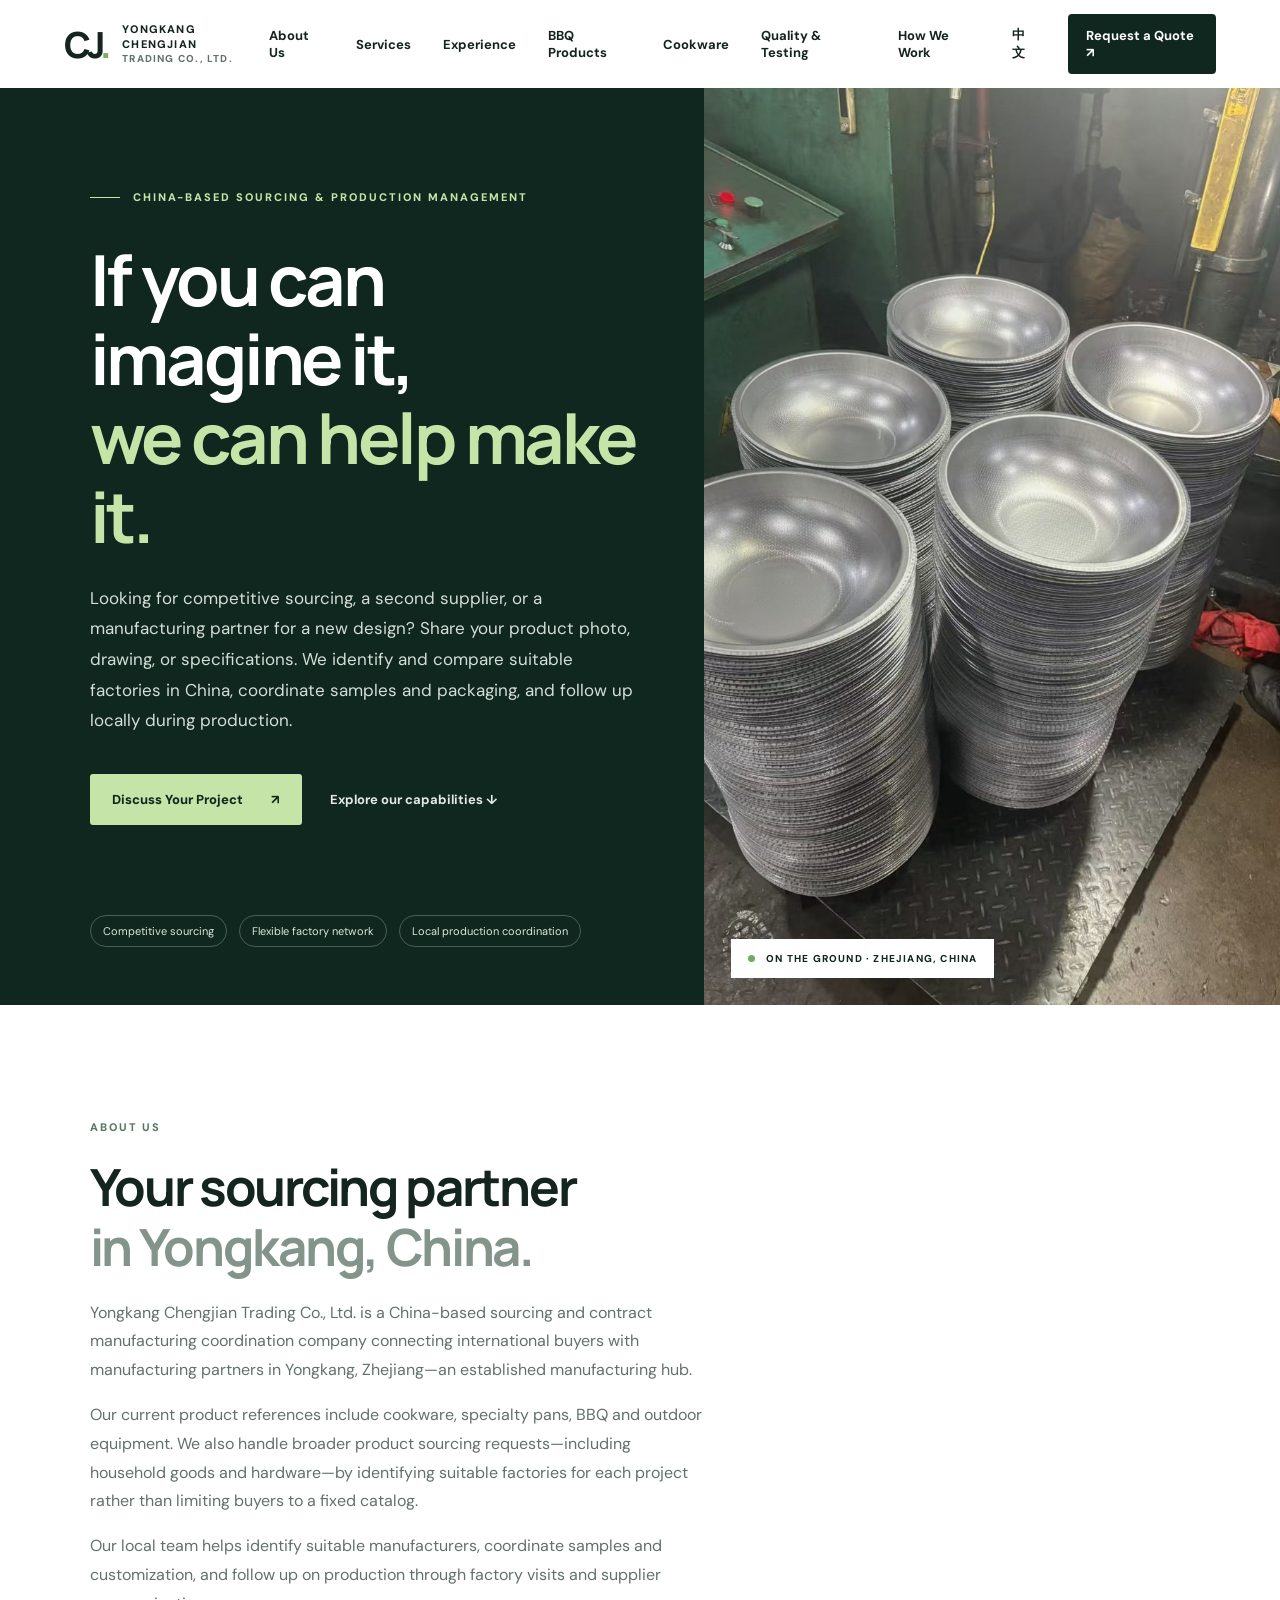
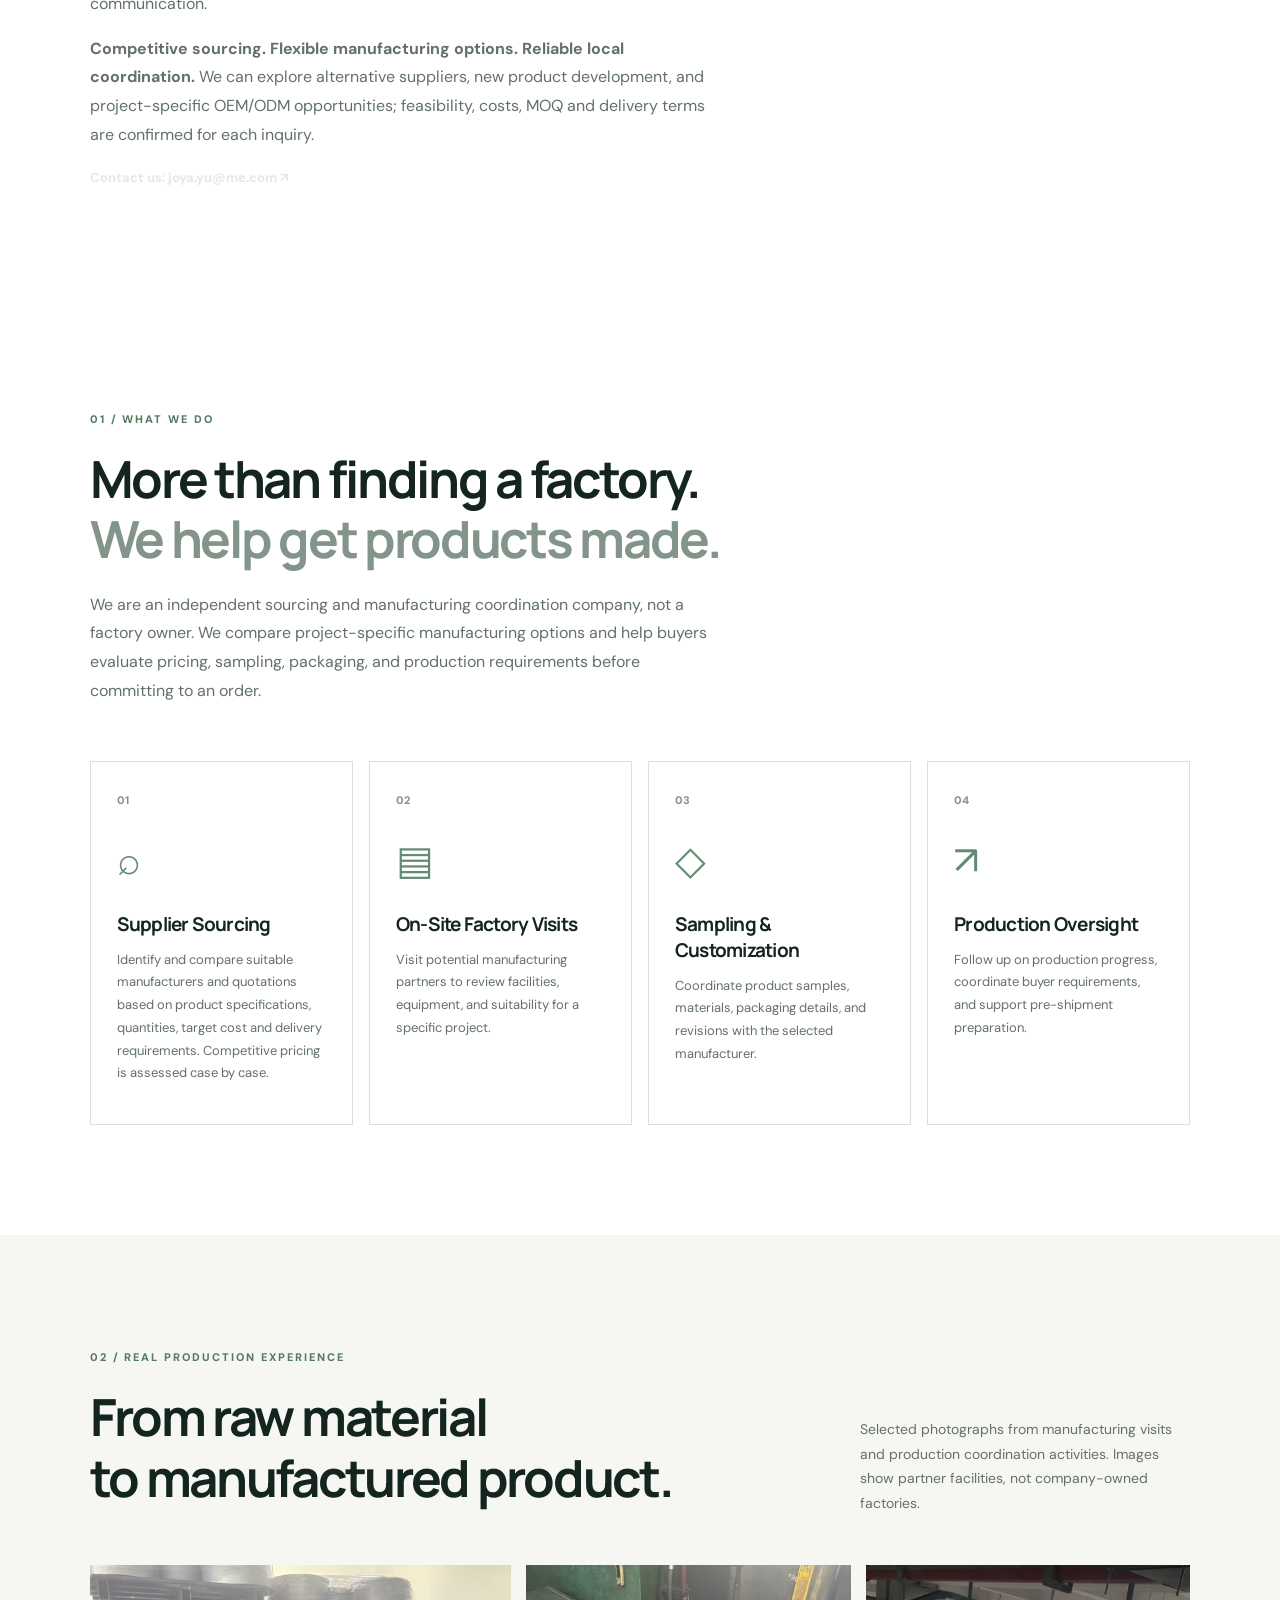
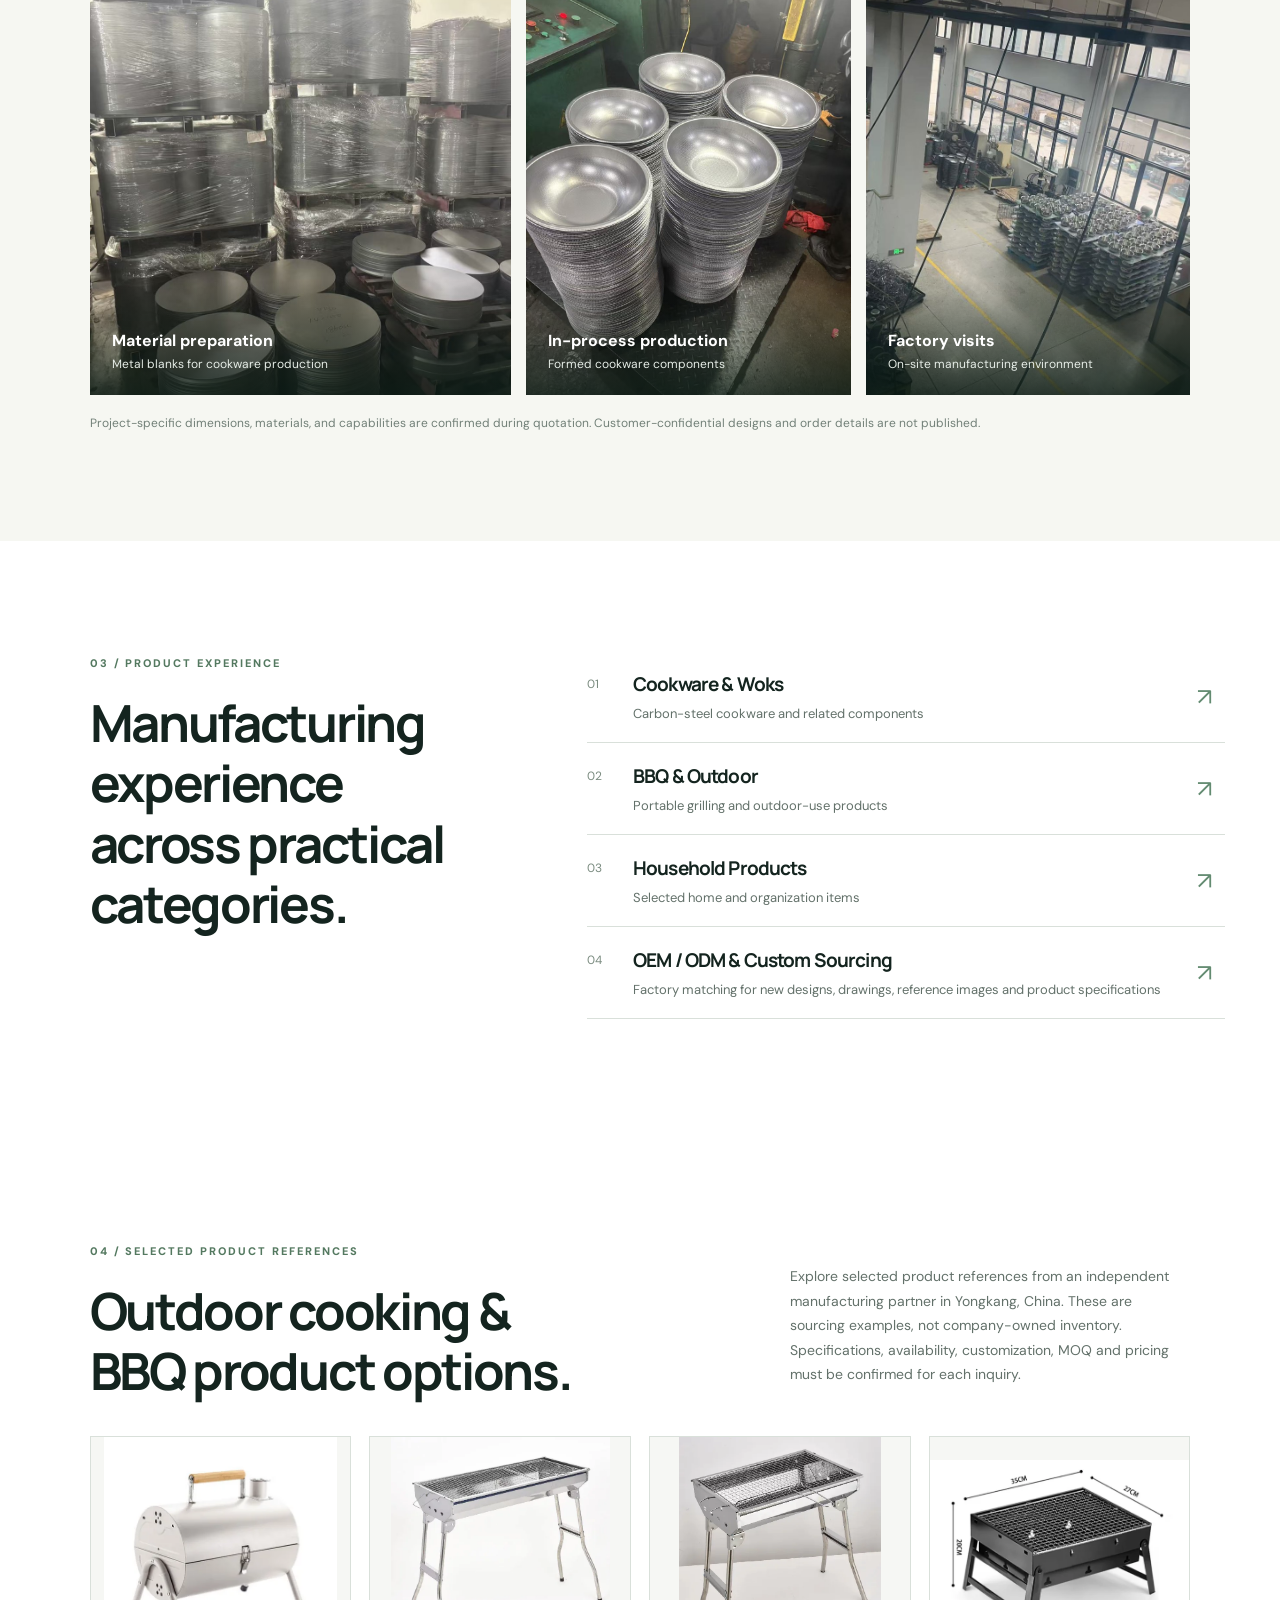
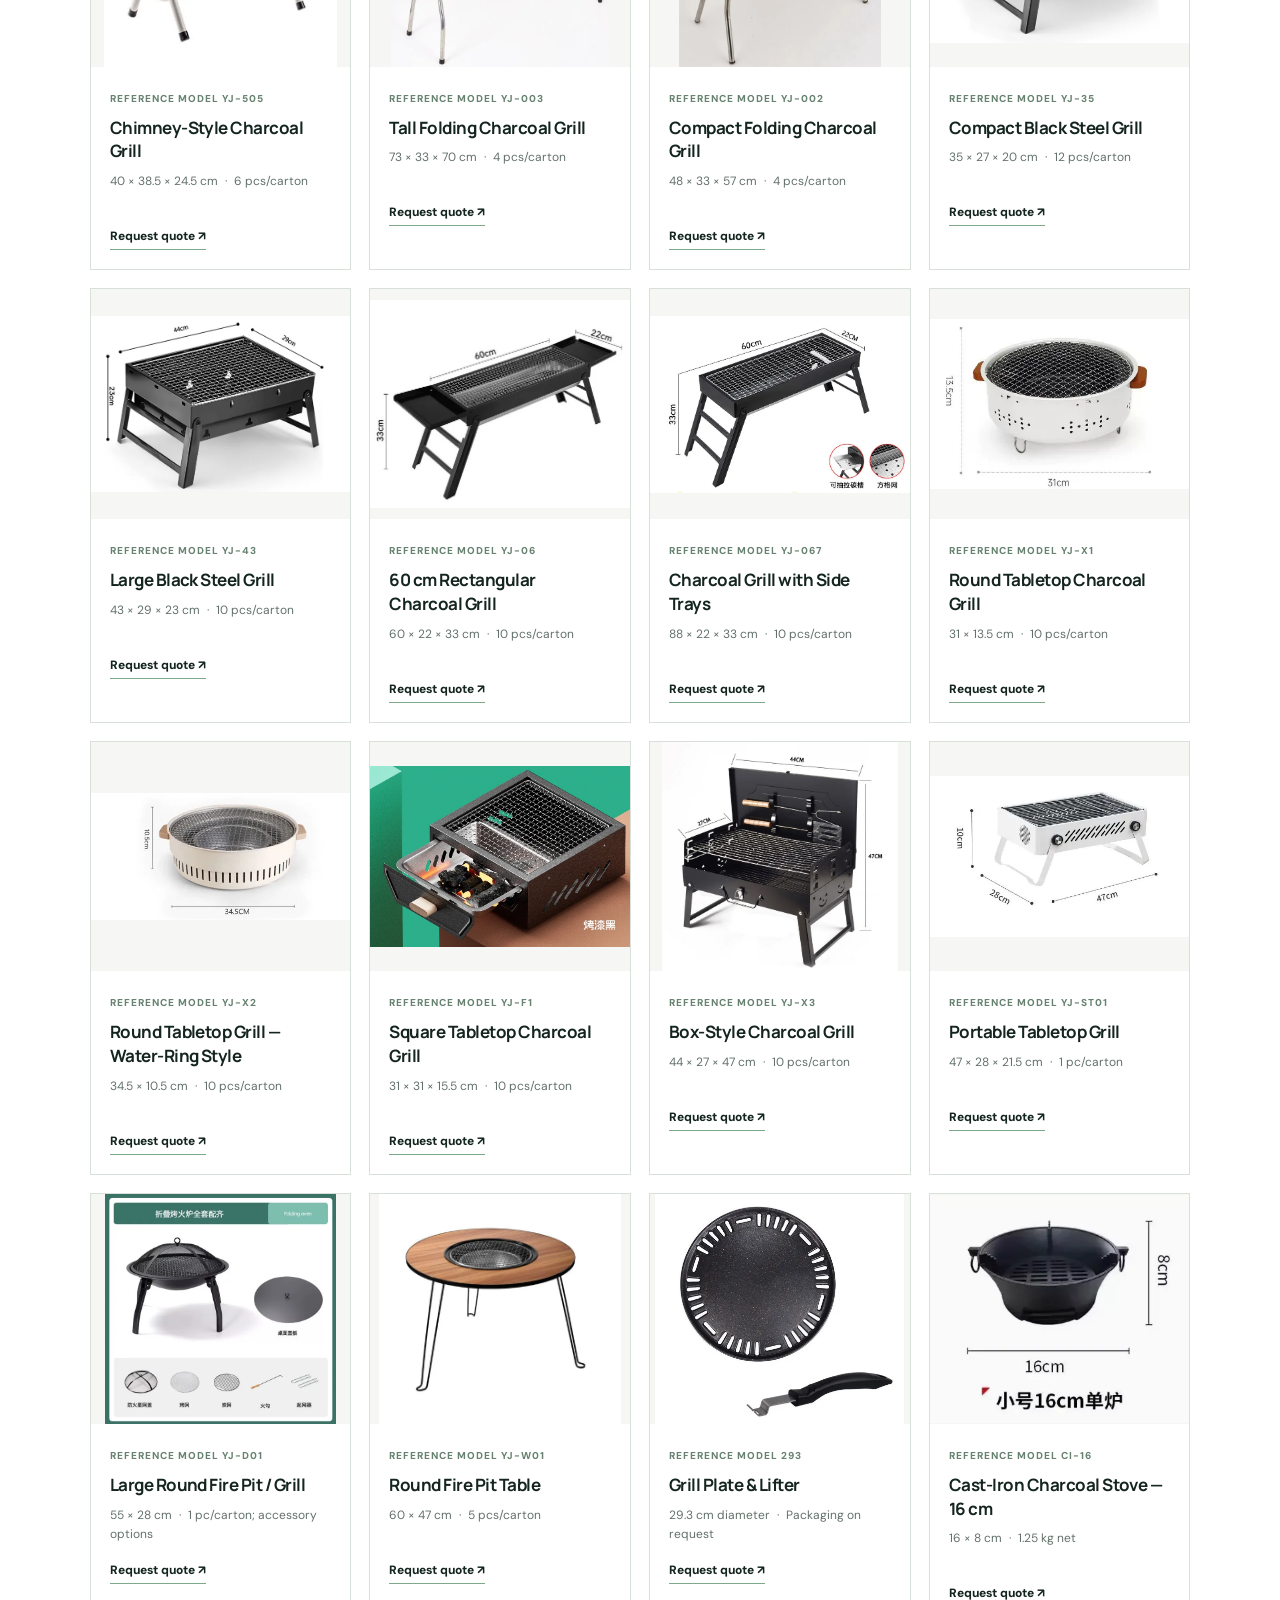
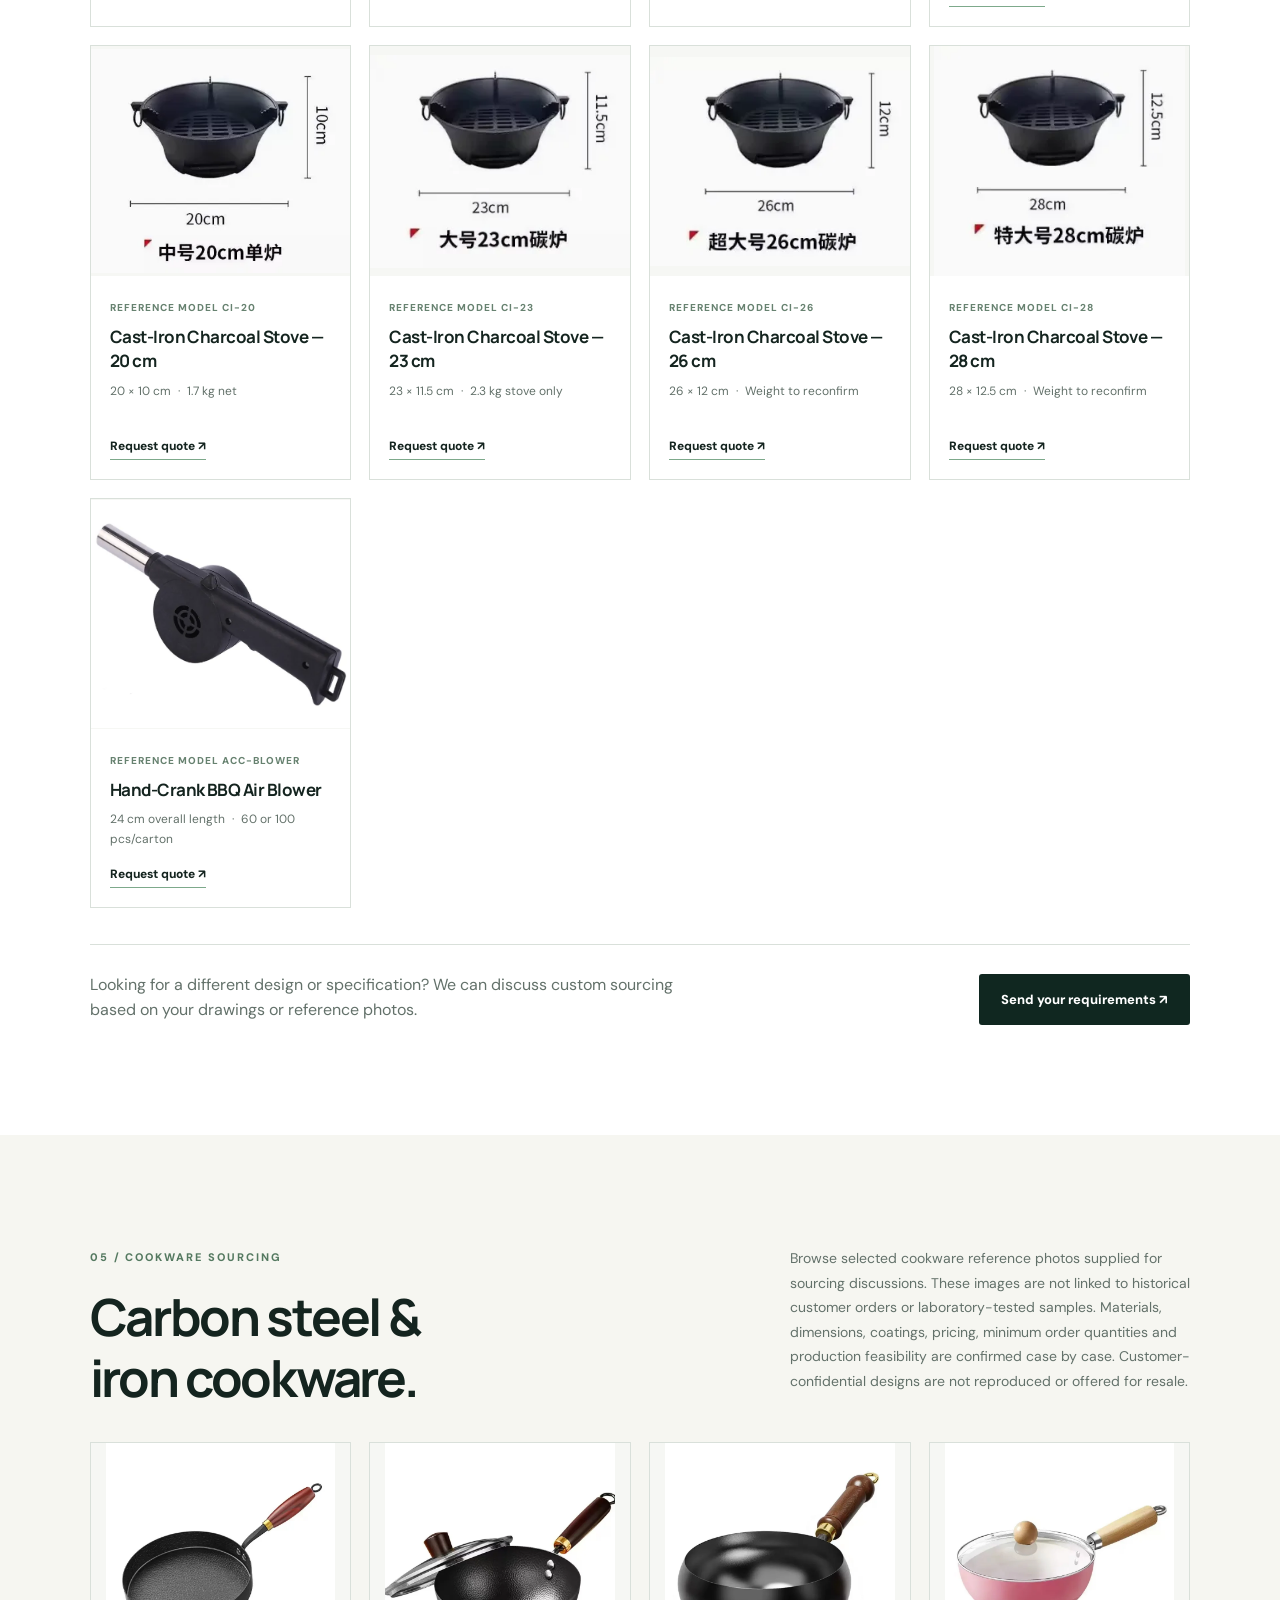
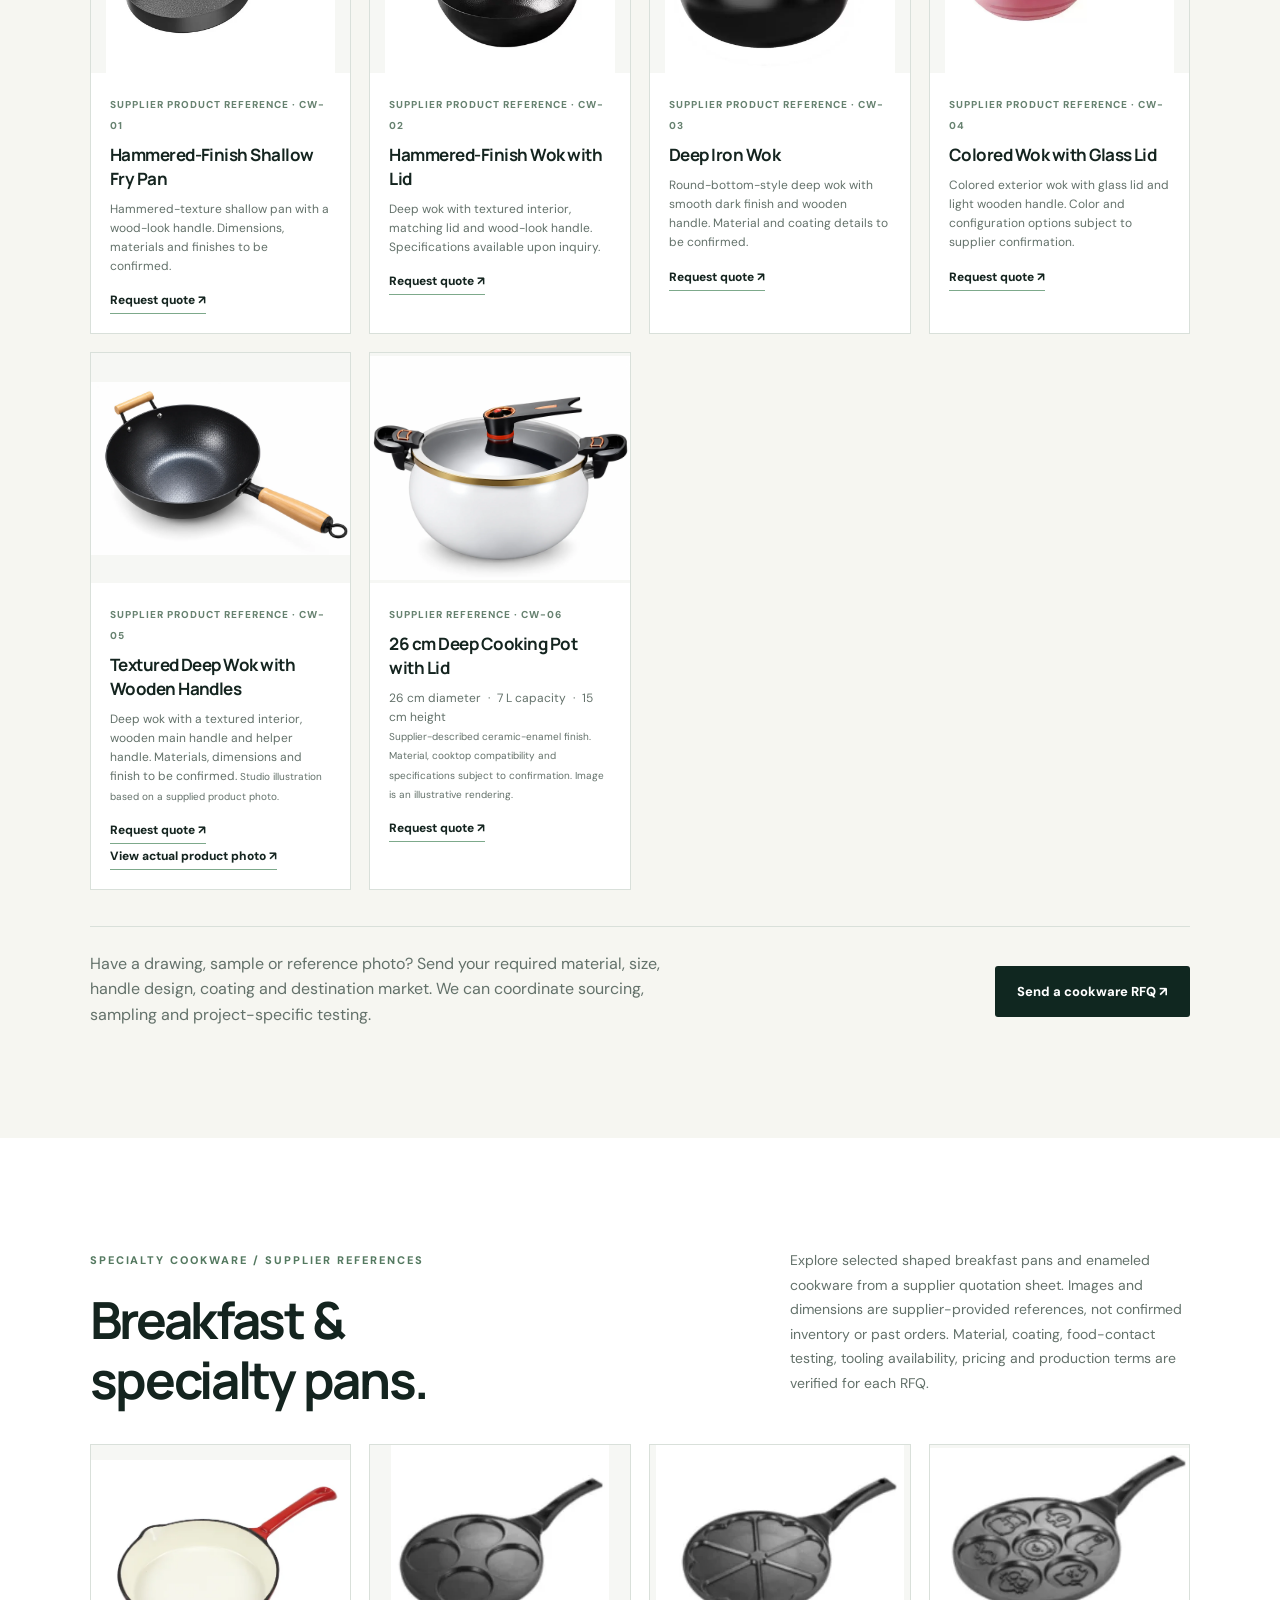
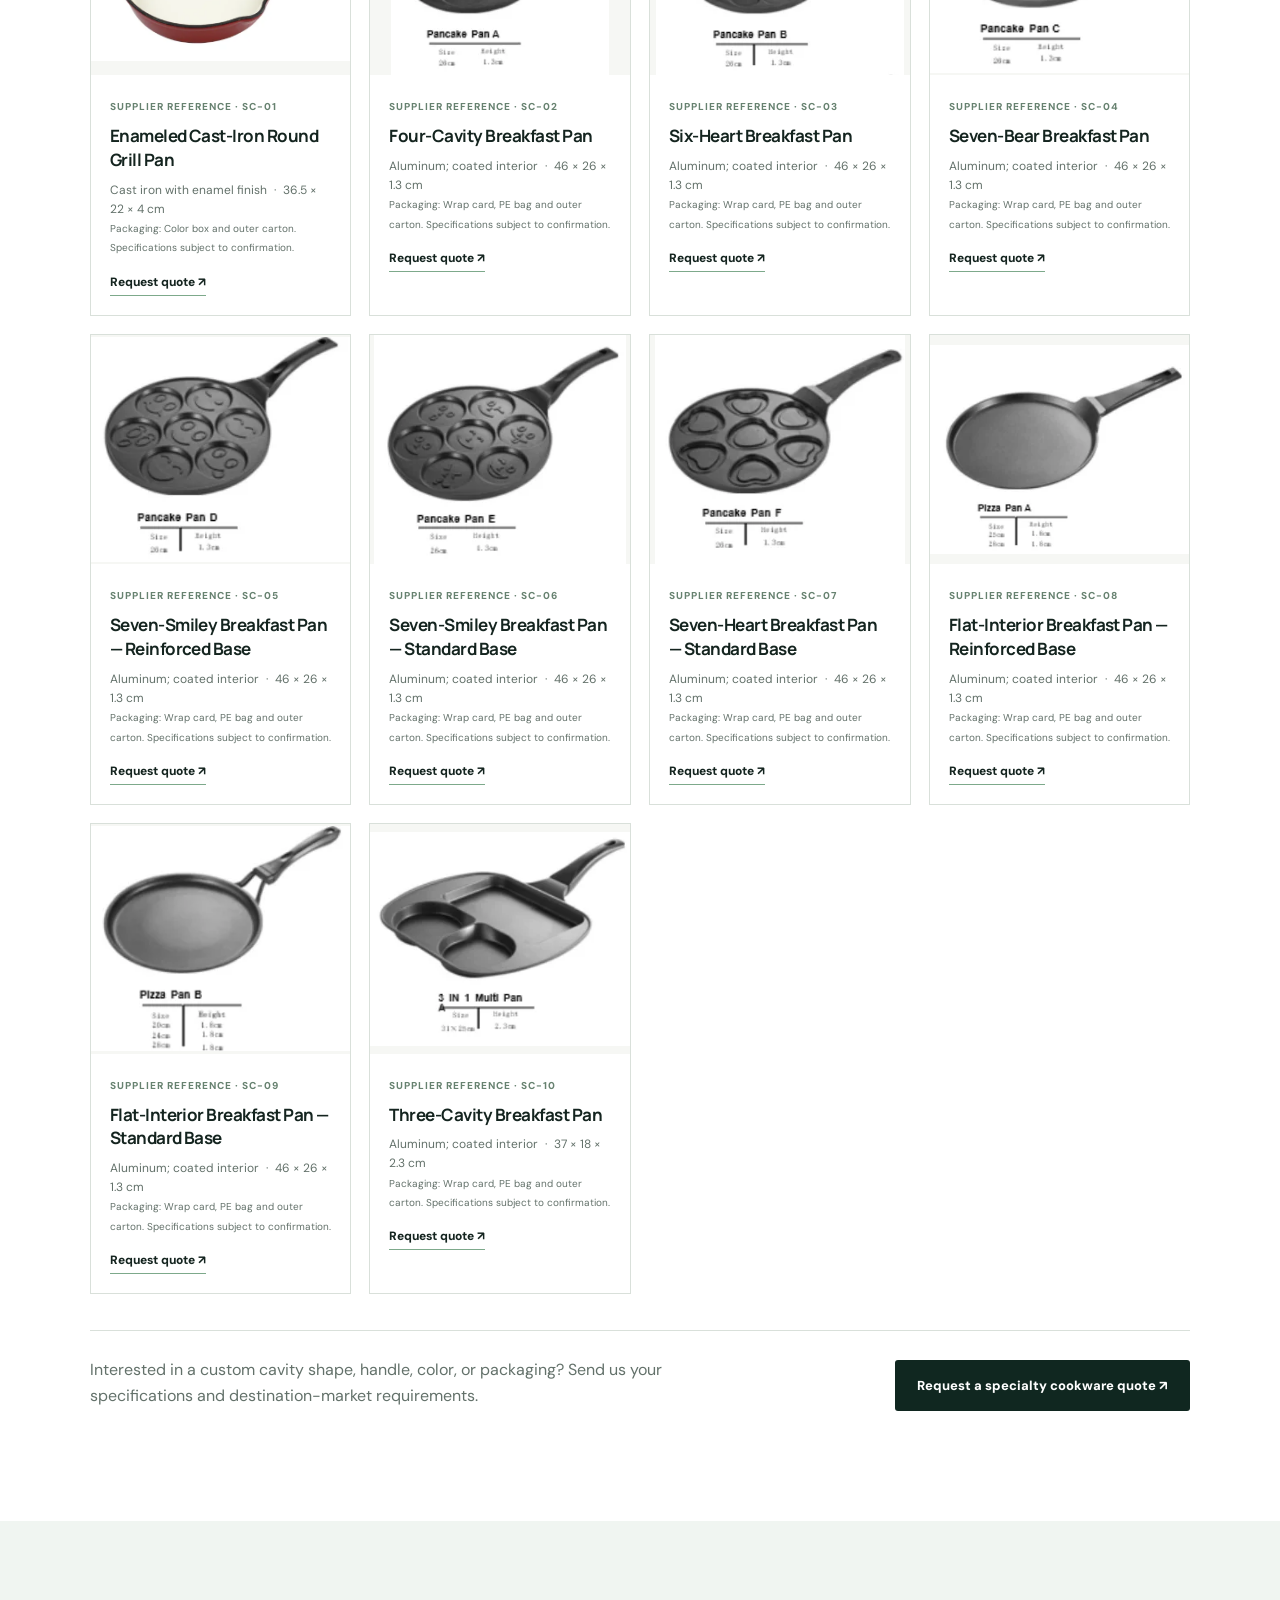
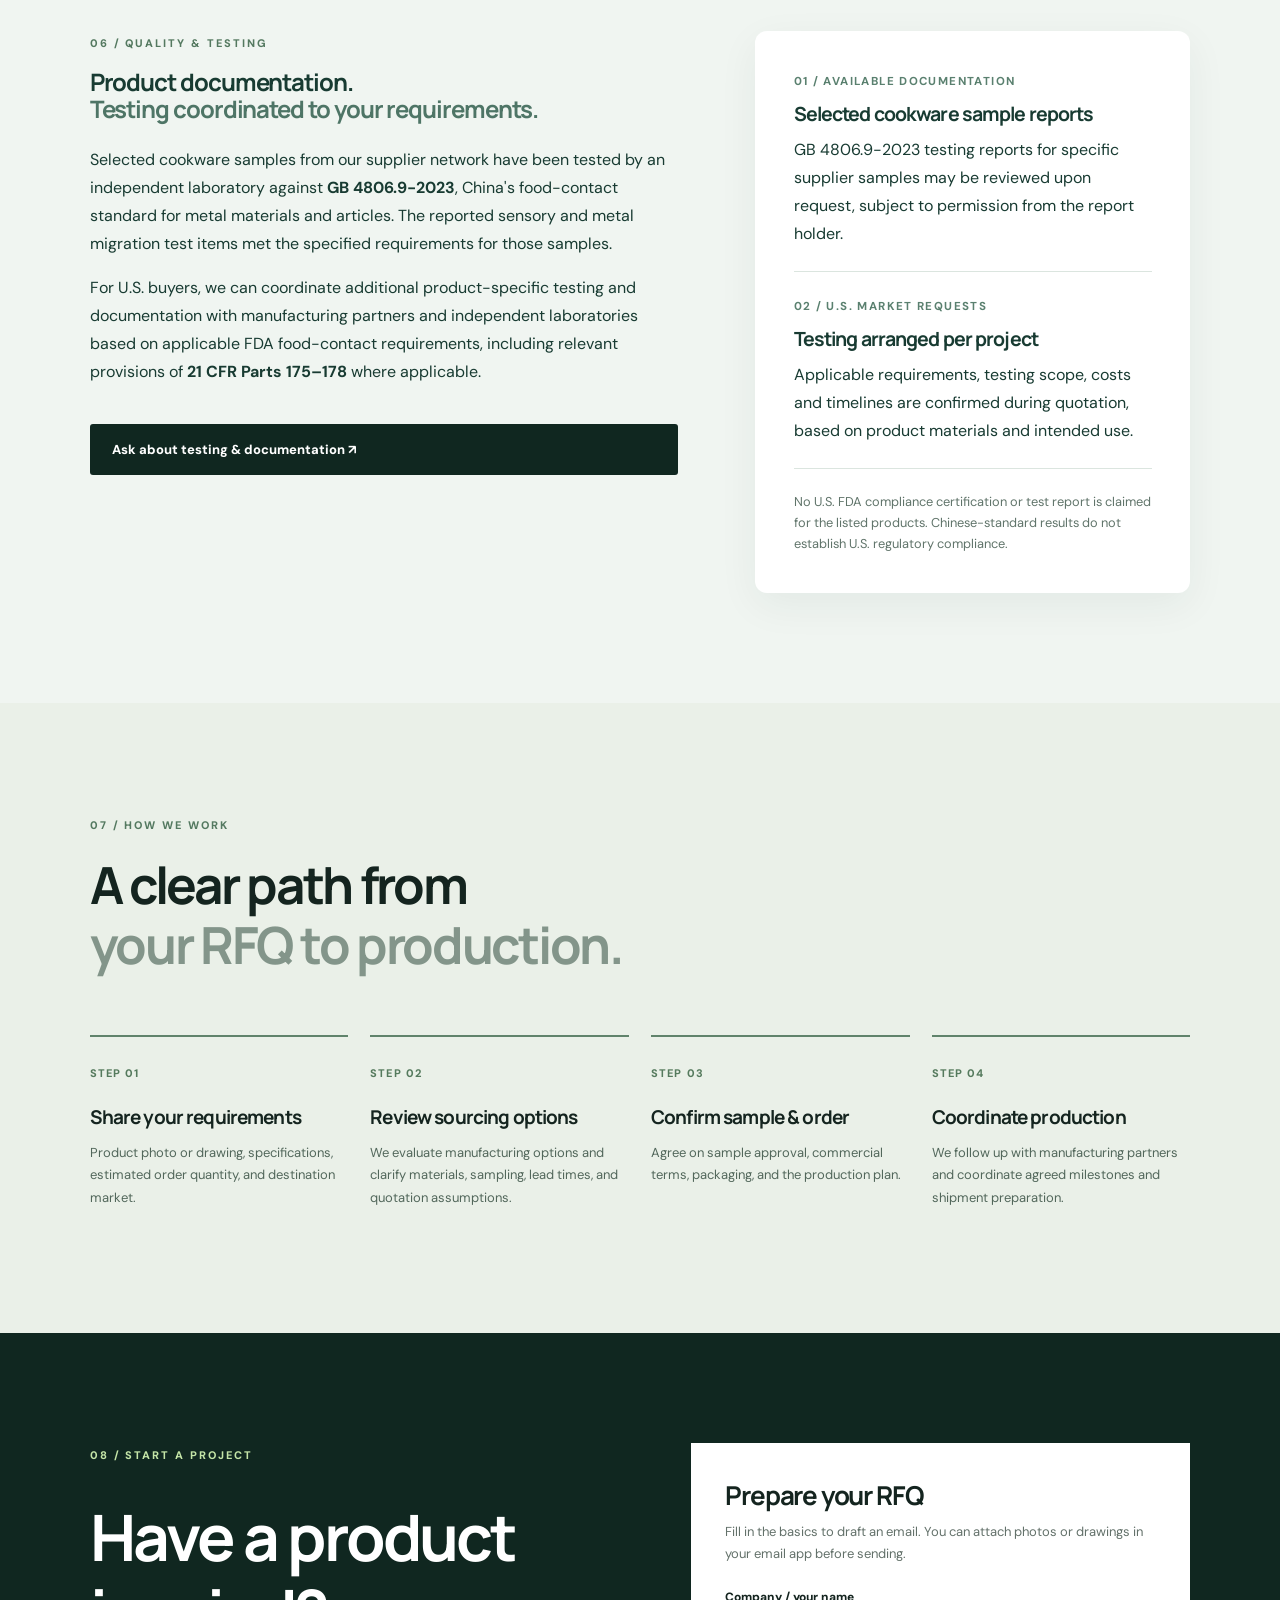
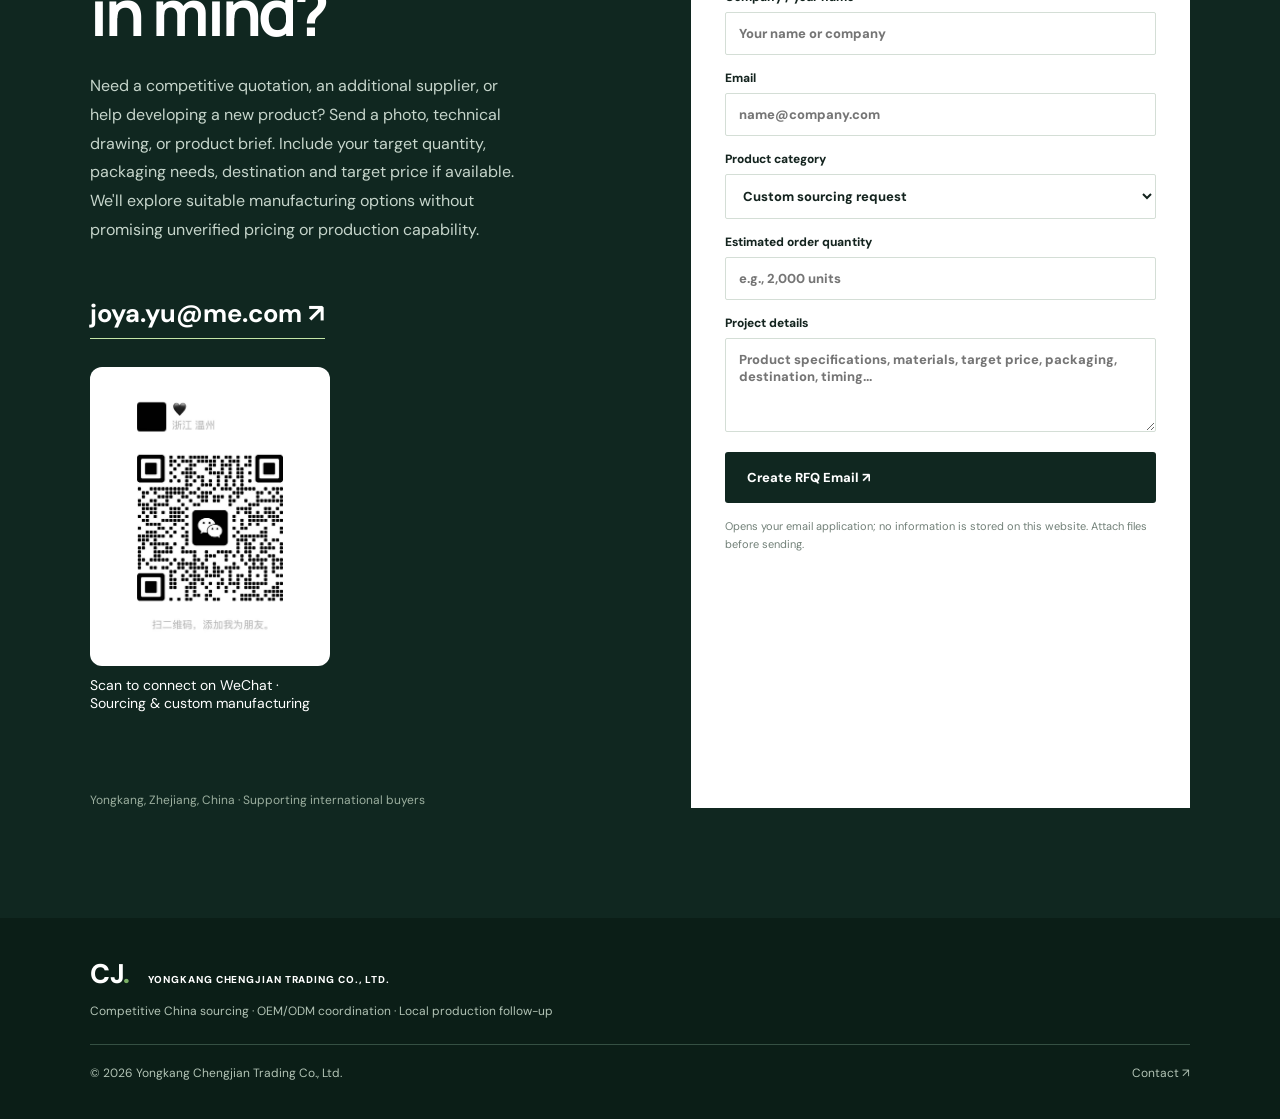
<file: index.html>
<!doctype html><html lang="en"><head><meta charset="utf-8"><meta name="viewport" content="width=device-width,initial-scale=1"><meta name="description" content="Yongkang Chengjian Trading — China-based product sourcing, contract manufacturing coordination, and on-site production oversight for international buyers."><title>Yongkang Chengjian Trading | Sourcing & Manufacturing Coordination</title><link rel="stylesheet" href="styles.css"></head><body>
<header class="header"><a class="brand" href="#home"><span class="brand-mark">CJ<span class="dot">.</span></span><span class="brand-caption">YONGKANG CHENGJIAN<br><small>TRADING CO., LTD.</small></span></a><nav aria-label="Main navigation"><a href="#about">About Us</a><a href="#services">Services</a><a href="#experience">Experience</a><a href="#products">BBQ Products</a><a href="#cookware">Cookware</a><a href="#quality">Quality & Testing</a><a href="#process">How We Work</a><a href="zh.html" lang="zh-CN">中文</a><a href="#contact" class="nav-cta">Request a Quote ↗</a></nav><button class="menu" aria-label="Toggle menu" aria-expanded="false">☰</button></header>
<main id="home"><section class="hero"><div class="hero-content"><div class="eyebrow"><span class="line"></span> CHINA-BASED SOURCING & PRODUCTION MANAGEMENT</div><h1>If you can imagine it,<br><em>we can help make it.</em></h1><p>Looking for competitive sourcing, a second supplier, or a manufacturing partner for a new design? Share your product photo, drawing, or specifications. We identify and compare suitable factories in China, coordinate samples and packaging, and follow up locally during production.</p><div class="actions"><a class="btn btn-light" href="#contact">Discuss Your Project <span>↗</span></a><a class="text-link" href="#services">Explore our capabilities ↓</a></div><div class="hero-meta"><span>Competitive sourcing</span><span>Flexible factory network</span><span>Local production coordination</span></div></div><div class="hero-photo" role="img" aria-label="Actual metal cookware manufacturing site"><div class="photo-caption"><span class="live-dot"></span> ON THE GROUND · ZHEJIANG, CHINA</div></div></section>
<section class="section" id="about"><div class="section-head"><span class="kicker">ABOUT US</span><h2>Your sourcing partner<br><span>in Yongkang, China.</span></h2><p>Yongkang Chengjian Trading Co., Ltd. is a China-based sourcing and contract manufacturing coordination company connecting international buyers with manufacturing partners in Yongkang, Zhejiang—an established manufacturing hub.</p><p>Our current product references include cookware, specialty pans, BBQ and outdoor equipment. We also handle broader product sourcing requests—including household goods and hardware—by identifying suitable factories for each project rather than limiting buyers to a fixed catalog.</p><p>Our local team helps identify suitable manufacturers, coordinate samples and customization, and follow up on production through factory visits and supplier communication.</p><p><strong>Competitive sourcing. Flexible manufacturing options. Reliable local coordination.</strong> We can explore alternative suppliers, new product development, and project-specific OEM/ODM opportunities; feasibility, costs, MOQ and delivery terms are confirmed for each inquiry.</p><a class="text-link" href="mailto:joya.yu@me.com">Contact us: joya.yu@me.com ↗</a></div></section>
<section class="intro section" id="services"><div class="section-head"><span class="kicker">01 / WHAT WE DO</span><h2>More than finding a factory.<br><span>We help get products made.</span></h2><p>We are an independent sourcing and manufacturing coordination company, not a factory owner. We compare project-specific manufacturing options and help buyers evaluate pricing, sampling, packaging, and production requirements before committing to an order.</p></div><div class="service-grid"><article class="service"><span class="service-num">01</span><div class="service-icon">⌕</div><h3>Supplier Sourcing</h3><p>Identify and compare suitable manufacturers and quotations based on product specifications, quantities, target cost and delivery requirements. Competitive pricing is assessed case by case.</p></article><article class="service"><span class="service-num">02</span><div class="service-icon">▤</div><h3>On-Site Factory Visits</h3><p>Visit potential manufacturing partners to review facilities, equipment, and suitability for a specific project.</p></article><article class="service"><span class="service-num">03</span><div class="service-icon">◇</div><h3>Sampling & Customization</h3><p>Coordinate product samples, materials, packaging details, and revisions with the selected manufacturer.</p></article><article class="service"><span class="service-num">04</span><div class="service-icon">↗</div><h3>Production Oversight</h3><p>Follow up on production progress, coordinate buyer requirements, and support pre-shipment preparation.</p></article></div></section>
<section class="showcase section" id="experience"><div class="showcase-heading"><div><span class="kicker">02 / REAL PRODUCTION EXPERIENCE</span><h2>From raw material<br>to manufactured product.</h2></div><p>Selected photographs from manufacturing visits and production coordination activities. Images show partner facilities, not company-owned factories.</p></div><div class="photo-grid"><figure class="photo photo-a"><img src="assets/factory-3.jpg" alt="Stacks of circular metal blanks at a manufacturing site" loading="lazy"><figcaption><strong>Material preparation</strong><span>Metal blanks for cookware production</span></figcaption></figure><figure class="photo photo-b"><img src="assets/factory-4.jpg" alt="Formed cookware bodies arranged in batches" loading="lazy"><figcaption><strong>In-process production</strong><span>Formed cookware components</span></figcaption></figure><figure class="photo photo-c"><img src="assets/factory-1.jpg" alt="Partner manufacturing facility and equipment" loading="lazy"><figcaption><strong>Factory visits</strong><span>On-site manufacturing environment</span></figcaption></figure></div><p class="showcase-note">Project-specific dimensions, materials, and capabilities are confirmed during quotation. Customer-confidential designs and order details are not published.</p></section>
<section class="categories section"><div><span class="kicker">03 / PRODUCT EXPERIENCE</span><h2>Manufacturing experience<br>across practical categories.</h2></div><div class="category-list"><div><span class="category-index">01</span><h3>Cookware & Woks</h3><p>Carbon-steel cookware and related components</p><span class="arrow">↗</span></div><div><span class="category-index">02</span><h3>BBQ & Outdoor</h3><p>Portable grilling and outdoor-use products</p><span class="arrow">↗</span></div><div><span class="category-index">03</span><h3>Household Products</h3><p>Selected home and organization items</p><span class="arrow">↗</span></div><div><span class="category-index">04</span><h3>OEM / ODM &amp; Custom Sourcing</h3><p>Factory matching for new designs, drawings, reference images and product specifications</p><span class="arrow">↗</span></div></div></section>
<section class="product-section section" id="products"><div class="product-top"><div><span class="kicker">04 / SELECTED PRODUCT REFERENCES</span><h2>Outdoor cooking &amp;<br>BBQ product options.</h2></div><p>Explore selected product references from an independent manufacturing partner in Yongkang, China. These are sourcing examples, not company-owned inventory. Specifications, availability, customization, MOQ and pricing must be confirmed for each inquiry.</p></div><div class="product-grid"><article class="product-card"><div class="product-image"><img src="assets/product-yj-505.webp" alt="Chimney-Style Charcoal Grill — supplier reference image" loading="lazy"></div><div class="product-info"><span class="product-code">REFERENCE MODEL YJ-505</span><h3>Chimney-Style Charcoal Grill</h3><p>40 × 38.5 × 24.5 cm <span class="spec-sep">·</span> 6 pcs/carton</p><a href="mailto:joya.yu@me.com?subject=RFQ%20%E2%80%94%20YJ-505" aria-label="Request quote for Chimney-Style Charcoal Grill">Request quote ↗</a></div></article><article class="product-card"><div class="product-image"><img src="assets/product-yj-003.webp" alt="Tall Folding Charcoal Grill — supplier reference image" loading="lazy"></div><div class="product-info"><span class="product-code">REFERENCE MODEL YJ-003</span><h3>Tall Folding Charcoal Grill</h3><p>73 × 33 × 70 cm <span class="spec-sep">·</span> 4 pcs/carton</p><a href="mailto:joya.yu@me.com?subject=RFQ%20%E2%80%94%20YJ-003" aria-label="Request quote for Tall Folding Charcoal Grill">Request quote ↗</a></div></article><article class="product-card"><div class="product-image"><img src="assets/product-yj-002.webp" alt="Compact Folding Charcoal Grill — supplier reference image" loading="lazy"></div><div class="product-info"><span class="product-code">REFERENCE MODEL YJ-002</span><h3>Compact Folding Charcoal Grill</h3><p>48 × 33 × 57 cm <span class="spec-sep">·</span> 4 pcs/carton</p><a href="mailto:joya.yu@me.com?subject=RFQ%20%E2%80%94%20YJ-002" aria-label="Request quote for Compact Folding Charcoal Grill">Request quote ↗</a></div></article><article class="product-card"><div class="product-image"><img src="assets/product-yj-35.webp" alt="Compact Black Steel Grill — supplier reference image" loading="lazy"></div><div class="product-info"><span class="product-code">REFERENCE MODEL YJ-35</span><h3>Compact Black Steel Grill</h3><p>35 × 27 × 20 cm <span class="spec-sep">·</span> 12 pcs/carton</p><a href="mailto:joya.yu@me.com?subject=RFQ%20%E2%80%94%20YJ-35" aria-label="Request quote for Compact Black Steel Grill">Request quote ↗</a></div></article><article class="product-card"><div class="product-image"><img src="assets/product-yj-43.webp" alt="Large Black Steel Grill — supplier reference image" loading="lazy"></div><div class="product-info"><span class="product-code">REFERENCE MODEL YJ-43</span><h3>Large Black Steel Grill</h3><p>43 × 29 × 23 cm <span class="spec-sep">·</span> 10 pcs/carton</p><a href="mailto:joya.yu@me.com?subject=RFQ%20%E2%80%94%20YJ-43" aria-label="Request quote for Large Black Steel Grill">Request quote ↗</a></div></article><article class="product-card"><div class="product-image"><img src="assets/product-yj-06.webp" alt="60 cm Rectangular Charcoal Grill — supplier reference image" loading="lazy"></div><div class="product-info"><span class="product-code">REFERENCE MODEL YJ-06</span><h3>60 cm Rectangular Charcoal Grill</h3><p>60 × 22 × 33 cm <span class="spec-sep">·</span> 10 pcs/carton</p><a href="mailto:joya.yu@me.com?subject=RFQ%20%E2%80%94%20YJ-06" aria-label="Request quote for 60 cm Rectangular Charcoal Grill">Request quote ↗</a></div></article><article class="product-card"><div class="product-image"><img src="assets/product-yj-067.webp" alt="Charcoal Grill with Side Trays — supplier reference image" loading="lazy"></div><div class="product-info"><span class="product-code">REFERENCE MODEL YJ-067</span><h3>Charcoal Grill with Side Trays</h3><p>88 × 22 × 33 cm <span class="spec-sep">·</span> 10 pcs/carton</p><a href="mailto:joya.yu@me.com?subject=RFQ%20%E2%80%94%20YJ-067" aria-label="Request quote for Charcoal Grill with Side Trays">Request quote ↗</a></div></article><article class="product-card"><div class="product-image"><img src="assets/product-yj-x1.webp" alt="Round Tabletop Charcoal Grill — supplier reference image" loading="lazy"></div><div class="product-info"><span class="product-code">REFERENCE MODEL YJ-X1</span><h3>Round Tabletop Charcoal Grill</h3><p>31 × 13.5 cm <span class="spec-sep">·</span> 10 pcs/carton</p><a href="mailto:joya.yu@me.com?subject=RFQ%20%E2%80%94%20YJ-X1" aria-label="Request quote for Round Tabletop Charcoal Grill">Request quote ↗</a></div></article><article class="product-card"><div class="product-image"><img src="assets/product-yj-x2.webp" alt="Round Tabletop Grill — Water-Ring Style — supplier reference image" loading="lazy"></div><div class="product-info"><span class="product-code">REFERENCE MODEL YJ-X2</span><h3>Round Tabletop Grill — Water-Ring Style</h3><p>34.5 × 10.5 cm <span class="spec-sep">·</span> 10 pcs/carton</p><a href="mailto:joya.yu@me.com?subject=RFQ%20%E2%80%94%20YJ-X2" aria-label="Request quote for Round Tabletop Grill — Water-Ring Style">Request quote ↗</a></div></article><article class="product-card"><div class="product-image"><img src="assets/product-yj-f1.webp" alt="Square Tabletop Charcoal Grill — supplier reference image" loading="lazy"></div><div class="product-info"><span class="product-code">REFERENCE MODEL YJ-F1</span><h3>Square Tabletop Charcoal Grill</h3><p>31 × 31 × 15.5 cm <span class="spec-sep">·</span> 10 pcs/carton</p><a href="mailto:joya.yu@me.com?subject=RFQ%20%E2%80%94%20YJ-F1" aria-label="Request quote for Square Tabletop Charcoal Grill">Request quote ↗</a></div></article><article class="product-card"><div class="product-image"><img src="assets/product-yj-x3.webp" alt="Box-Style Charcoal Grill — supplier reference image" loading="lazy"></div><div class="product-info"><span class="product-code">REFERENCE MODEL YJ-X3</span><h3>Box-Style Charcoal Grill</h3><p>44 × 27 × 47 cm <span class="spec-sep">·</span> 10 pcs/carton</p><a href="mailto:joya.yu@me.com?subject=RFQ%20%E2%80%94%20YJ-X3" aria-label="Request quote for Box-Style Charcoal Grill">Request quote ↗</a></div></article><article class="product-card"><div class="product-image"><img src="assets/product-yj-st01.webp" alt="Portable Tabletop Grill — supplier reference image" loading="lazy"></div><div class="product-info"><span class="product-code">REFERENCE MODEL YJ-ST01</span><h3>Portable Tabletop Grill</h3><p>47 × 28 × 21.5 cm <span class="spec-sep">·</span> 1 pc/carton</p><a href="mailto:joya.yu@me.com?subject=RFQ%20%E2%80%94%20YJ-ST01" aria-label="Request quote for Portable Tabletop Grill">Request quote ↗</a></div></article><article class="product-card"><div class="product-image"><img src="assets/product-yj-d01.webp" alt="Large Round Fire Pit / Grill — supplier reference image" loading="lazy"></div><div class="product-info"><span class="product-code">REFERENCE MODEL YJ-D01</span><h3>Large Round Fire Pit / Grill</h3><p>55 × 28 cm <span class="spec-sep">·</span> 1 pc/carton; accessory options</p><a href="mailto:joya.yu@me.com?subject=RFQ%20%E2%80%94%20YJ-D01" aria-label="Request quote for Large Round Fire Pit / Grill">Request quote ↗</a></div></article><article class="product-card"><div class="product-image"><img src="assets/product-yj-w01.webp" alt="Round Fire Pit Table — supplier reference image" loading="lazy"></div><div class="product-info"><span class="product-code">REFERENCE MODEL YJ-W01</span><h3>Round Fire Pit Table</h3><p>60 × 47 cm <span class="spec-sep">·</span> 5 pcs/carton</p><a href="mailto:joya.yu@me.com?subject=RFQ%20%E2%80%94%20YJ-W01" aria-label="Request quote for Round Fire Pit Table">Request quote ↗</a></div></article><article class="product-card"><div class="product-image"><img src="assets/product-293.webp" alt="Grill Plate &amp; Lifter — supplier reference image" loading="lazy"></div><div class="product-info"><span class="product-code">REFERENCE MODEL 293</span><h3>Grill Plate &amp; Lifter</h3><p>29.3 cm diameter <span class="spec-sep">·</span> Packaging on request</p><a href="mailto:joya.yu@me.com?subject=RFQ%20%E2%80%94%20293" aria-label="Request quote for Grill Plate &amp; Lifter">Request quote ↗</a></div></article><article class="product-card"><div class="product-image"><img src="assets/product-ci-16.webp" alt="Cast-Iron Charcoal Stove — 16 cm — supplier reference image" loading="lazy"></div><div class="product-info"><span class="product-code">REFERENCE MODEL CI-16</span><h3>Cast-Iron Charcoal Stove — 16 cm</h3><p>16 × 8 cm <span class="spec-sep">·</span> 1.25 kg net</p><a href="mailto:joya.yu@me.com?subject=RFQ%20%E2%80%94%20CI-16" aria-label="Request quote for Cast-Iron Charcoal Stove — 16 cm">Request quote ↗</a></div></article><article class="product-card"><div class="product-image"><img src="assets/product-ci-20.webp" alt="Cast-Iron Charcoal Stove — 20 cm — supplier reference image" loading="lazy"></div><div class="product-info"><span class="product-code">REFERENCE MODEL CI-20</span><h3>Cast-Iron Charcoal Stove — 20 cm</h3><p>20 × 10 cm <span class="spec-sep">·</span> 1.7 kg net</p><a href="mailto:joya.yu@me.com?subject=RFQ%20%E2%80%94%20CI-20" aria-label="Request quote for Cast-Iron Charcoal Stove — 20 cm">Request quote ↗</a></div></article><article class="product-card"><div class="product-image"><img src="assets/product-ci-23.webp" alt="Cast-Iron Charcoal Stove — 23 cm — supplier reference image" loading="lazy"></div><div class="product-info"><span class="product-code">REFERENCE MODEL CI-23</span><h3>Cast-Iron Charcoal Stove — 23 cm</h3><p>23 × 11.5 cm <span class="spec-sep">·</span> 2.3 kg stove only</p><a href="mailto:joya.yu@me.com?subject=RFQ%20%E2%80%94%20CI-23" aria-label="Request quote for Cast-Iron Charcoal Stove — 23 cm">Request quote ↗</a></div></article><article class="product-card"><div class="product-image"><img src="assets/product-ci-26.webp" alt="Cast-Iron Charcoal Stove — 26 cm — supplier reference image" loading="lazy"></div><div class="product-info"><span class="product-code">REFERENCE MODEL CI-26</span><h3>Cast-Iron Charcoal Stove — 26 cm</h3><p>26 × 12 cm <span class="spec-sep">·</span> Weight to reconfirm</p><a href="mailto:joya.yu@me.com?subject=RFQ%20%E2%80%94%20CI-26" aria-label="Request quote for Cast-Iron Charcoal Stove — 26 cm">Request quote ↗</a></div></article><article class="product-card"><div class="product-image"><img src="assets/product-ci-28.webp" alt="Cast-Iron Charcoal Stove — 28 cm — supplier reference image" loading="lazy"></div><div class="product-info"><span class="product-code">REFERENCE MODEL CI-28</span><h3>Cast-Iron Charcoal Stove — 28 cm</h3><p>28 × 12.5 cm <span class="spec-sep">·</span> Weight to reconfirm</p><a href="mailto:joya.yu@me.com?subject=RFQ%20%E2%80%94%20CI-28" aria-label="Request quote for Cast-Iron Charcoal Stove — 28 cm">Request quote ↗</a></div></article><article class="product-card"><div class="product-image"><img src="assets/product-acc-blower.webp" alt="Hand-Crank BBQ Air Blower — supplier reference image" loading="lazy"></div><div class="product-info"><span class="product-code">REFERENCE MODEL ACC-BLOWER</span><h3>Hand-Crank BBQ Air Blower</h3><p>24 cm overall length <span class="spec-sep">·</span> 60 or 100 pcs/carton</p><a href="mailto:joya.yu@me.com?subject=RFQ%20%E2%80%94%20ACC-BLOWER" aria-label="Request quote for Hand-Crank BBQ Air Blower">Request quote ↗</a></div></article></div><div class="product-bottom"><p>Looking for a different design or specification? We can discuss custom sourcing based on your drawings or reference photos.</p><a class="btn btn-dark" href="#contact">Send your requirements ↗</a></div></section><section class="product-section section cookware-section" id="cookware"><div class="product-top"><div><span class="kicker">05 / COOKWARE SOURCING</span><h2>Carbon steel &amp;<br>iron cookware.</h2></div><p>Browse selected cookware reference photos supplied for sourcing discussions. These images are not linked to historical customer orders or laboratory-tested samples. Materials, dimensions, coatings, pricing, minimum order quantities and production feasibility are confirmed case by case. Customer-confidential designs are not reproduced or offered for resale.</p></div><div class="product-grid"><article class="product-card cookware-card"><div class="product-image"><img src="assets/cookware-reference-1.webp" alt="Hammered-Finish Shallow Fry Pan — supplied product reference photo" loading="lazy"></div><div class="product-info"><span class="product-code">SUPPLIER PRODUCT REFERENCE · CW-01</span><h3>Hammered-Finish Shallow Fry Pan</h3><p>Hammered-texture shallow pan with a wood-look handle. Dimensions, materials and finishes to be confirmed.</p><a href="mailto:joya.yu@me.com?subject=Cookware%20RFQ%20%E2%80%94%20Hammered-Finish%20Shallow%20Fry%20Pan" aria-label="Request quote for Hammered-Finish Shallow Fry Pan">Request quote ↗</a></div></article><article class="product-card cookware-card"><div class="product-image"><img src="assets/cookware-reference-2.webp" alt="Hammered-Finish Wok with Lid — supplied product reference photo" loading="lazy"></div><div class="product-info"><span class="product-code">SUPPLIER PRODUCT REFERENCE · CW-02</span><h3>Hammered-Finish Wok with Lid</h3><p>Deep wok with textured interior, matching lid and wood-look handle. Specifications available upon inquiry.</p><a href="mailto:joya.yu@me.com?subject=Cookware%20RFQ%20%E2%80%94%20Hammered-Finish%20Wok%20with%20Lid" aria-label="Request quote for Hammered-Finish Wok with Lid">Request quote ↗</a></div></article><article class="product-card cookware-card"><div class="product-image"><img src="assets/cookware-reference-3.webp" alt="Deep Iron Wok — supplied product reference photo" loading="lazy"></div><div class="product-info"><span class="product-code">SUPPLIER PRODUCT REFERENCE · CW-03</span><h3>Deep Iron Wok</h3><p>Round-bottom-style deep wok with smooth dark finish and wooden handle. Material and coating details to be confirmed.</p><a href="mailto:joya.yu@me.com?subject=Cookware%20RFQ%20%E2%80%94%20Deep%20Iron%20Wok" aria-label="Request quote for Deep Iron Wok">Request quote ↗</a></div></article><article class="product-card cookware-card"><div class="product-image"><img src="assets/cookware-reference-4.webp" alt="Colored Wok with Glass Lid — supplied product reference photo" loading="lazy"></div><div class="product-info"><span class="product-code">SUPPLIER PRODUCT REFERENCE · CW-04</span><h3>Colored Wok with Glass Lid</h3><p>Colored exterior wok with glass lid and light wooden handle. Color and configuration options subject to supplier confirmation.</p><a href="mailto:joya.yu@me.com?subject=Cookware%20RFQ%20%E2%80%94%20Colored%20Wok%20with%20Glass%20Lid" aria-label="Request quote for Colored Wok with Glass Lid">Request quote ↗</a></div></article><article class="product-card cookware-card"><div class="product-image"><img src="assets/cookware-reference-5.webp" alt="Textured deep wok with wooden main handle and helper handle — illustrative studio rendering based on a supplied product photograph" loading="lazy"></div><div class="product-info"><span class="product-code">SUPPLIER PRODUCT REFERENCE · CW-05</span><h3>Textured Deep Wok with Wooden Handles</h3><p>Deep wok with a textured interior, wooden main handle and helper handle. Materials, dimensions and finish to be confirmed. <small>Studio illustration based on a supplied product photo.</small></p><a href="mailto:joya.yu@me.com?subject=Cookware%20RFQ%20%E2%80%94%20CW-05%20Textured%20Deep%20Wok" aria-label="Request quote for Textured Deep Wok with Wooden Handles">Request quote ↗</a><a href="assets/cookware-reference-5-original.webp" target="_blank" rel="noopener" aria-label="View original supplied photograph of textured deep wok">View actual product photo ↗</a></div></article><article class="product-card cookware-card"><div class="product-image"><img src="assets/cookware-ceramic-pot-26cm.webp" alt="Illustrative studio rendering of 26 cm deep cooking pot with lid" loading="lazy"></div><div class="product-info"><span class="product-code">SUPPLIER REFERENCE · CW-06</span><h3>26 cm Deep Cooking Pot with Lid</h3><p>26 cm diameter <span class="spec-sep">·</span> 7 L capacity <span class="spec-sep">·</span> 15 cm height<br><small>Supplier-described ceramic-enamel finish. Material, cooktop compatibility and specifications subject to confirmation. Image is an illustrative rendering.</small></p><a href="mailto:joya.yu@me.com?subject=RFQ%20%E2%80%94%20CW-06%2026cm%20Deep%20Cooking%20Pot">Request quote ↗</a></div></article></div><div class="product-bottom"><p>Have a drawing, sample or reference photo? Send your required material, size, handle design, coating and destination market. We can coordinate sourcing, sampling and project-specific testing.</p><a class="btn btn-dark" href="mailto:joya.yu@me.com?subject=Custom%20Cookware%20RFQ">Send a cookware RFQ ↗</a></div></section><section class="product-section section specialty-section" id="specialty"><div class="product-top"><div><span class="kicker">SPECIALTY COOKWARE / SUPPLIER REFERENCES</span><h2>Breakfast &amp;<br>specialty pans.</h2></div><p>Explore selected shaped breakfast pans and enameled cookware from a supplier quotation sheet. Images and dimensions are supplier-provided references, not confirmed inventory or past orders. Material, coating, food-contact testing, tooling availability, pricing and production terms are verified for each RFQ.</p></div><div class="product-grid"><article class="product-card cookware-card"><div class="product-image"><img src="assets/specialty-01.webp" alt="Supplier-provided reference image: Enameled Cast-Iron Round Grill Pan" loading="lazy"></div><div class="product-info"><span class="product-code">SUPPLIER REFERENCE · SC-01</span><h3>Enameled Cast-Iron Round Grill Pan</h3><p>Cast iron with enamel finish <span class="spec-sep">·</span> 36.5 × 22 × 4 cm<br><small>Packaging: Color box and outer carton. Specifications subject to confirmation.</small></p><a href="mailto:joya.yu@me.com?subject=RFQ%20%E2%80%94%20SC-01%20Enameled%20Cast-Iron%20Round%20Grill%20Pan">Request quote ↗</a></div></article><article class="product-card cookware-card"><div class="product-image"><img src="assets/specialty-02.webp" alt="Supplier-provided reference image: Four-Cavity Breakfast Pan" loading="lazy"></div><div class="product-info"><span class="product-code">SUPPLIER REFERENCE · SC-02</span><h3>Four-Cavity Breakfast Pan</h3><p>Aluminum; coated interior <span class="spec-sep">·</span> 46 × 26 × 1.3 cm<br><small>Packaging: Wrap card, PE bag and outer carton. Specifications subject to confirmation.</small></p><a href="mailto:joya.yu@me.com?subject=RFQ%20%E2%80%94%20SC-02%20Four-Cavity%20Breakfast%20Pan">Request quote ↗</a></div></article><article class="product-card cookware-card"><div class="product-image"><img src="assets/specialty-03.webp" alt="Supplier-provided reference image: Six-Heart Breakfast Pan" loading="lazy"></div><div class="product-info"><span class="product-code">SUPPLIER REFERENCE · SC-03</span><h3>Six-Heart Breakfast Pan</h3><p>Aluminum; coated interior <span class="spec-sep">·</span> 46 × 26 × 1.3 cm<br><small>Packaging: Wrap card, PE bag and outer carton. Specifications subject to confirmation.</small></p><a href="mailto:joya.yu@me.com?subject=RFQ%20%E2%80%94%20SC-03%20Six-Heart%20Breakfast%20Pan">Request quote ↗</a></div></article><article class="product-card cookware-card"><div class="product-image"><img src="assets/specialty-04.webp" alt="Supplier-provided reference image: Seven-Bear Breakfast Pan" loading="lazy"></div><div class="product-info"><span class="product-code">SUPPLIER REFERENCE · SC-04</span><h3>Seven-Bear Breakfast Pan</h3><p>Aluminum; coated interior <span class="spec-sep">·</span> 46 × 26 × 1.3 cm<br><small>Packaging: Wrap card, PE bag and outer carton. Specifications subject to confirmation.</small></p><a href="mailto:joya.yu@me.com?subject=RFQ%20%E2%80%94%20SC-04%20Seven-Bear%20Breakfast%20Pan">Request quote ↗</a></div></article><article class="product-card cookware-card"><div class="product-image"><img src="assets/specialty-05.webp" alt="Supplier-provided reference image: Seven-Smiley Breakfast Pan — Reinforced Base" loading="lazy"></div><div class="product-info"><span class="product-code">SUPPLIER REFERENCE · SC-05</span><h3>Seven-Smiley Breakfast Pan — Reinforced Base</h3><p>Aluminum; coated interior <span class="spec-sep">·</span> 46 × 26 × 1.3 cm<br><small>Packaging: Wrap card, PE bag and outer carton. Specifications subject to confirmation.</small></p><a href="mailto:joya.yu@me.com?subject=RFQ%20%E2%80%94%20SC-05%20Seven-Smiley%20Breakfast%20Pan%20%E2%80%94%20Reinforced%20Base">Request quote ↗</a></div></article><article class="product-card cookware-card"><div class="product-image"><img src="assets/specialty-06.webp" alt="Supplier-provided reference image: Seven-Smiley Breakfast Pan — Standard Base" loading="lazy"></div><div class="product-info"><span class="product-code">SUPPLIER REFERENCE · SC-06</span><h3>Seven-Smiley Breakfast Pan — Standard Base</h3><p>Aluminum; coated interior <span class="spec-sep">·</span> 46 × 26 × 1.3 cm<br><small>Packaging: Wrap card, PE bag and outer carton. Specifications subject to confirmation.</small></p><a href="mailto:joya.yu@me.com?subject=RFQ%20%E2%80%94%20SC-06%20Seven-Smiley%20Breakfast%20Pan%20%E2%80%94%20Standard%20Base">Request quote ↗</a></div></article><article class="product-card cookware-card"><div class="product-image"><img src="assets/specialty-07.webp" alt="Supplier-provided reference image: Seven-Heart Breakfast Pan — Standard Base" loading="lazy"></div><div class="product-info"><span class="product-code">SUPPLIER REFERENCE · SC-07</span><h3>Seven-Heart Breakfast Pan — Standard Base</h3><p>Aluminum; coated interior <span class="spec-sep">·</span> 46 × 26 × 1.3 cm<br><small>Packaging: Wrap card, PE bag and outer carton. Specifications subject to confirmation.</small></p><a href="mailto:joya.yu@me.com?subject=RFQ%20%E2%80%94%20SC-07%20Seven-Heart%20Breakfast%20Pan%20%E2%80%94%20Standard%20Base">Request quote ↗</a></div></article><article class="product-card cookware-card"><div class="product-image"><img src="assets/specialty-08.webp" alt="Supplier-provided reference image: Flat-Interior Breakfast Pan — Reinforced Base" loading="lazy"></div><div class="product-info"><span class="product-code">SUPPLIER REFERENCE · SC-08</span><h3>Flat-Interior Breakfast Pan — Reinforced Base</h3><p>Aluminum; coated interior <span class="spec-sep">·</span> 46 × 26 × 1.3 cm<br><small>Packaging: Wrap card, PE bag and outer carton. Specifications subject to confirmation.</small></p><a href="mailto:joya.yu@me.com?subject=RFQ%20%E2%80%94%20SC-08%20Flat-Interior%20Breakfast%20Pan%20%E2%80%94%20Reinforced%20Base">Request quote ↗</a></div></article><article class="product-card cookware-card"><div class="product-image"><img src="assets/specialty-09.webp" alt="Supplier-provided reference image: Flat-Interior Breakfast Pan — Standard Base" loading="lazy"></div><div class="product-info"><span class="product-code">SUPPLIER REFERENCE · SC-09</span><h3>Flat-Interior Breakfast Pan — Standard Base</h3><p>Aluminum; coated interior <span class="spec-sep">·</span> 46 × 26 × 1.3 cm<br><small>Packaging: Wrap card, PE bag and outer carton. Specifications subject to confirmation.</small></p><a href="mailto:joya.yu@me.com?subject=RFQ%20%E2%80%94%20SC-09%20Flat-Interior%20Breakfast%20Pan%20%E2%80%94%20Standard%20Base">Request quote ↗</a></div></article><article class="product-card cookware-card"><div class="product-image"><img src="assets/specialty-10.webp" alt="Supplier-provided reference image: Three-Cavity Breakfast Pan" loading="lazy"></div><div class="product-info"><span class="product-code">SUPPLIER REFERENCE · SC-10</span><h3>Three-Cavity Breakfast Pan</h3><p>Aluminum; coated interior <span class="spec-sep">·</span> 37 × 18 × 2.3 cm<br><small>Packaging: Wrap card, PE bag and outer carton. Specifications subject to confirmation.</small></p><a href="mailto:joya.yu@me.com?subject=RFQ%20%E2%80%94%20SC-10%20Three-Cavity%20Breakfast%20Pan">Request quote ↗</a></div></article></div><div class="product-bottom"><p>Interested in a custom cavity shape, handle, color, or packaging? Send us your specifications and destination-market requirements.</p><a class="btn btn-dark" href="mailto:joya.yu@me.com?subject=Specialty%20Cookware%20RFQ">Request a specialty cookware quote ↗</a></div></section><section class="quality-section section" id="quality"><div class="quality-layout"><div><span class="kicker">06 / QUALITY &amp; TESTING</span><h2>Product documentation.<br><span>Testing coordinated to your requirements.</span></h2><p>Selected cookware samples from our supplier network have been tested by an independent laboratory against <strong>GB 4806.9-2023</strong>, China's food-contact standard for metal materials and articles. The reported sensory and metal migration test items met the specified requirements for those samples.</p><p>For U.S. buyers, we can coordinate additional product-specific testing and documentation with manufacturing partners and independent laboratories based on applicable FDA food-contact requirements, including relevant provisions of <strong>21 CFR Parts 175–178</strong> where applicable.</p><a class="btn btn-dark" href="mailto:joya.yu@me.com?subject=Product%20Testing%20%26%20Documentation%20Inquiry">Ask about testing &amp; documentation ↗</a></div><aside class="quality-aside"><div class="quality-item"><span>01 / AVAILABLE DOCUMENTATION</span><h3>Selected cookware sample reports</h3><p>GB 4806.9-2023 testing reports for specific supplier samples may be reviewed upon request, subject to permission from the report holder.</p></div><div class="quality-item"><span>02 / U.S. MARKET REQUESTS</span><h3>Testing arranged per project</h3><p>Applicable requirements, testing scope, costs and timelines are confirmed during quotation, based on product materials and intended use.</p></div><div class="quality-disclaimer">No U.S. FDA compliance certification or test report is claimed for the listed products. Chinese-standard results do not establish U.S. regulatory compliance.</div></aside></div></section><section class="process section" id="process"><div class="section-head"><span class="kicker">07 / HOW WE WORK</span><h2>A clear path from<br><span>your RFQ to production.</span></h2></div><div class="steps"><div><span>STEP 01</span><h3>Share your requirements</h3><p>Product photo or drawing, specifications, estimated order quantity, and destination market.</p></div><div><span>STEP 02</span><h3>Review sourcing options</h3><p>We evaluate manufacturing options and clarify materials, sampling, lead times, and quotation assumptions.</p></div><div><span>STEP 03</span><h3>Confirm sample & order</h3><p>Agree on sample approval, commercial terms, packaging, and the production plan.</p></div><div><span>STEP 04</span><h3>Coordinate production</h3><p>We follow up with manufacturing partners and coordinate agreed milestones and shipment preparation.</p></div></div></section>
<section class="contact section" id="contact"><div class="contact-left"><span class="kicker">08 / START A PROJECT</span><h2>Have a product<br>in mind?</h2><p>Need a competitive quotation, an additional supplier, or help developing a new product? Send a photo, technical drawing, or product brief. Include your target quantity, packaging needs, destination and target price if available. We'll explore suitable manufacturing options without promising unverified pricing or production capability.</p><a href="mailto:joya.yu@me.com" class="email-link">joya.yu@me.com ↗</a><div class="wechat-contact" style="margin-top:28px;max-width:240px"><div style="background:#fff;padding:12px;border-radius:12px"><img src="assets/Weixin%20Image_20261023163003_383_290.jpg" alt="WeChat contact QR code" style="display:block;width:100%;height:auto" loading="lazy"></div><p style="margin-top:10px;font-size:14px">Scan to connect on WeChat · Sourcing & custom manufacturing</p></div><div class="location">Yongkang, Zhejiang, China · Supporting international buyers</div></div><div class="contact-panel"><h3>Prepare your RFQ</h3><p>Fill in the basics to draft an email. You can attach photos or drawings in your email app before sending.</p><form id="rfq"><label>Company / your name<input name="name" required placeholder="Your name or company"></label><label>Email<input name="email" type="email" required placeholder="name@company.com"></label><label>Product category<select name="category"><option>Custom sourcing request</option><option>Cookware & woks</option><option>Breakfast & specialty pans</option><option>BBQ & outdoor</option><option>Specific reference model (include model code below)</option><option>Household products</option><option>Hardware & metal products</option><option>OEM / ODM product development</option><option>Alternative supplier / cost comparison</option><option>Other</option></select></label><label>Estimated order quantity<input name="quantity" placeholder="e.g., 2,000 units"></label><label>Project details<textarea name="details" rows="4" required placeholder="Product specifications, materials, target price, packaging, destination, timing..."></textarea></label><button class="btn btn-dark" type="submit">Create RFQ Email ↗</button><small>Opens your email application; no information is stored on this website. Attach files before sending.</small></form></div></section></main>
<footer><div class="footer-brand">CJ<span>.</span> <small>YONGKANG CHENGJIAN TRADING CO., LTD.</small></div><p>Competitive China sourcing · OEM/ODM coordination · Local production follow-up</p><div><span>© <span id="year"></span> Yongkang Chengjian Trading Co., Ltd.</span><a href="mailto:joya.yu@me.com">Contact ↗</a></div></footer><script src="script.js"></script></body></html>
</file>
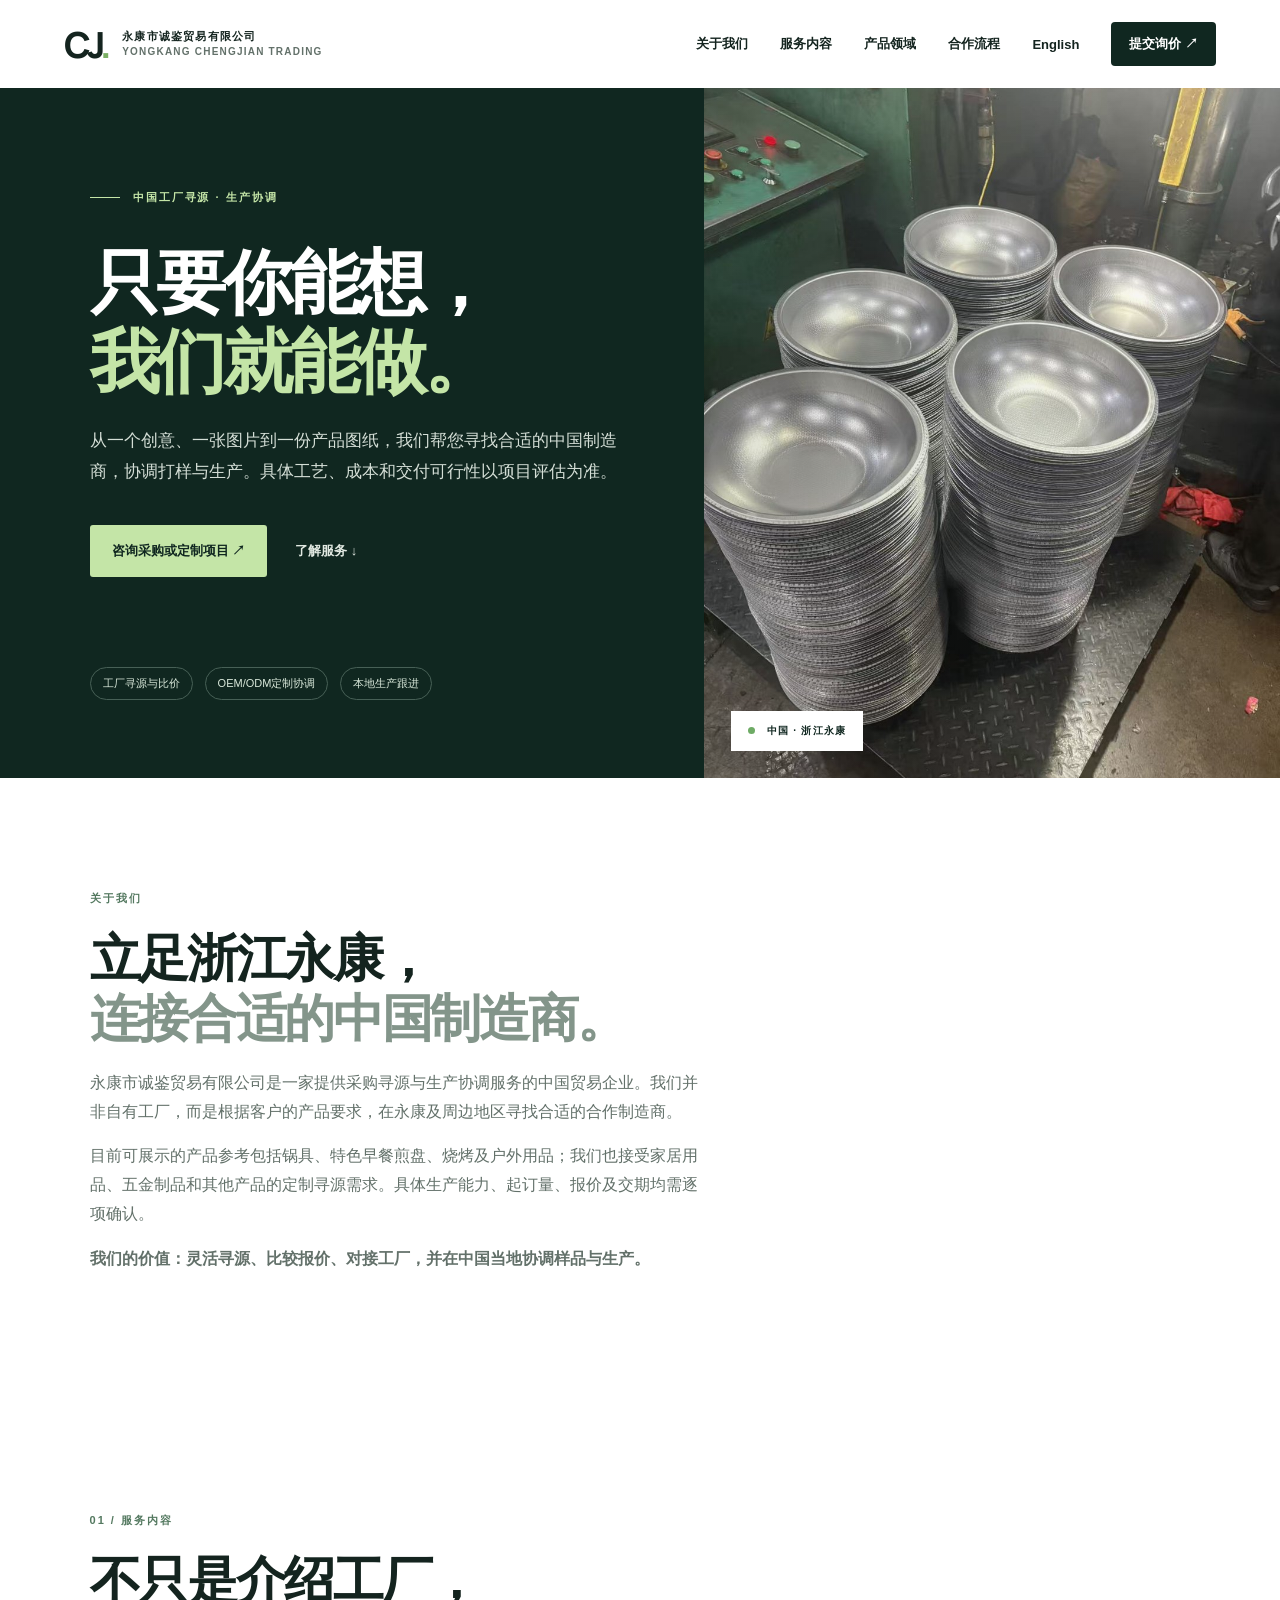
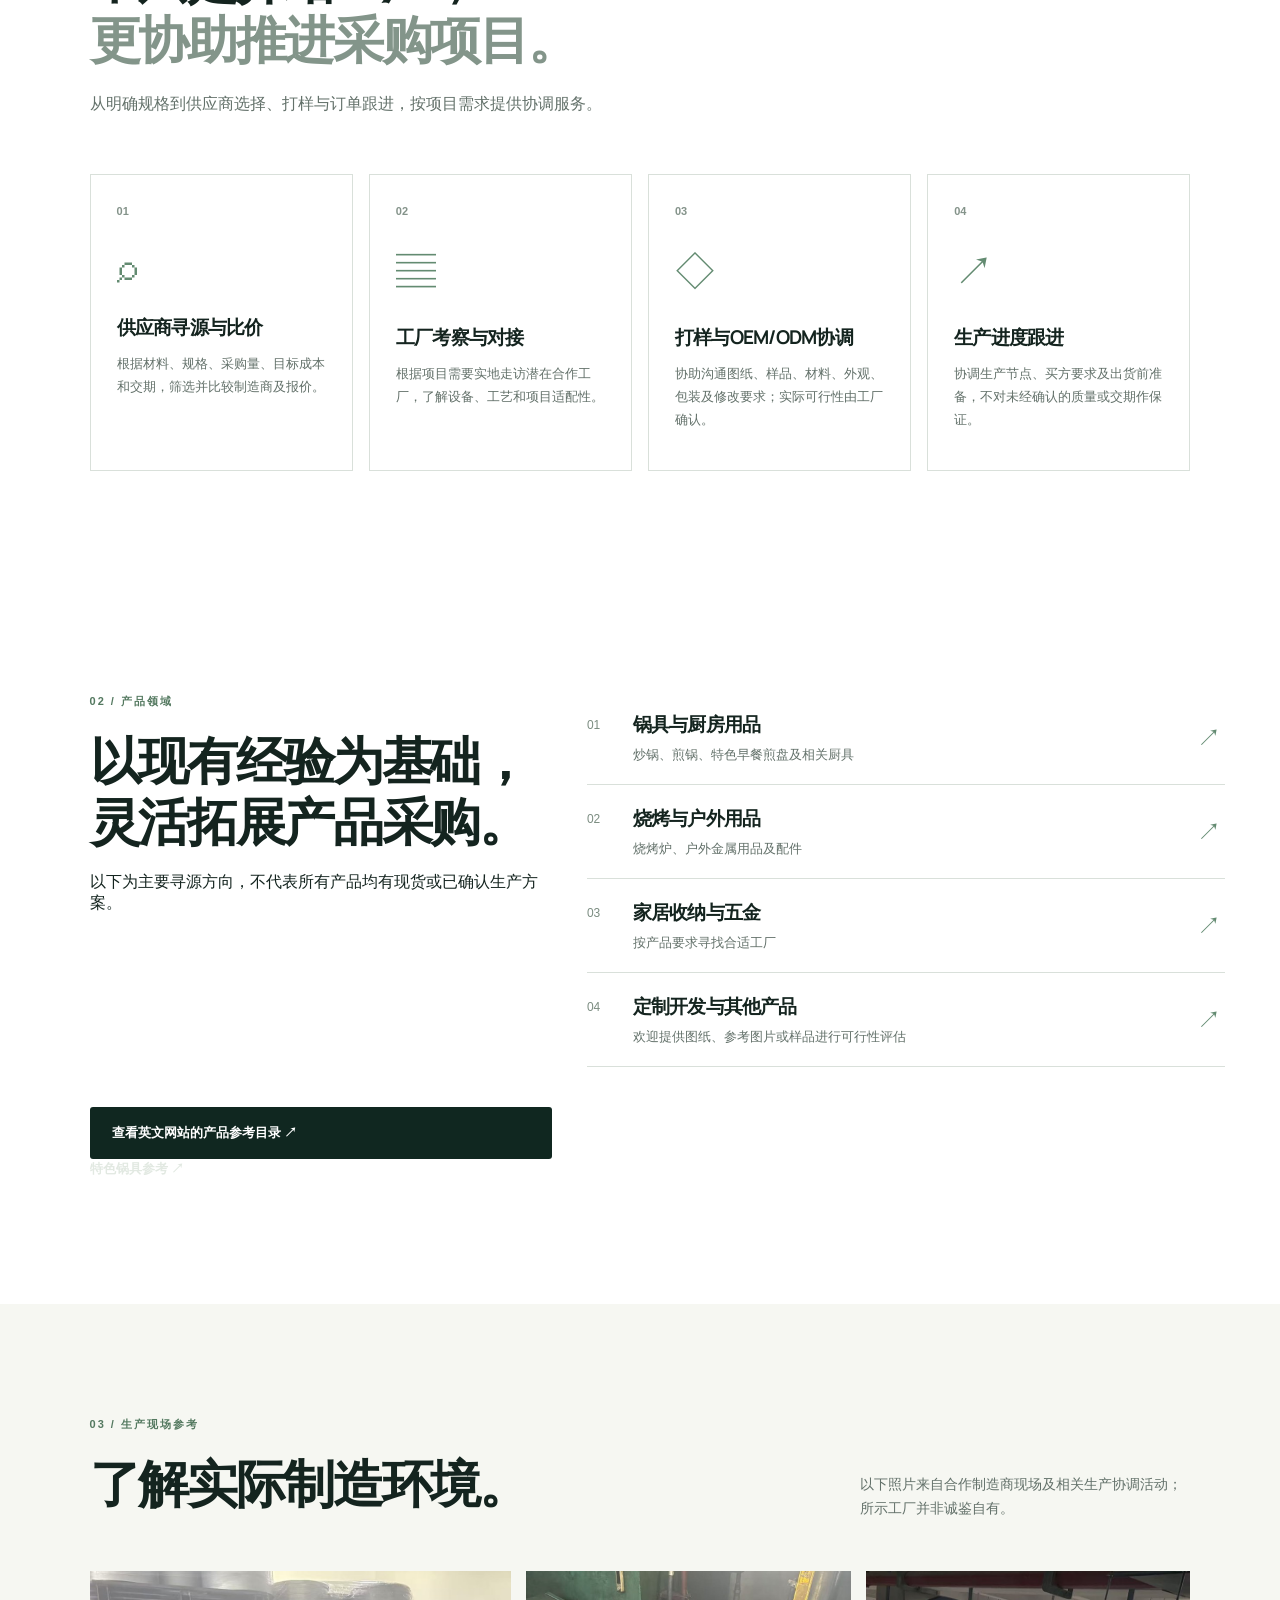
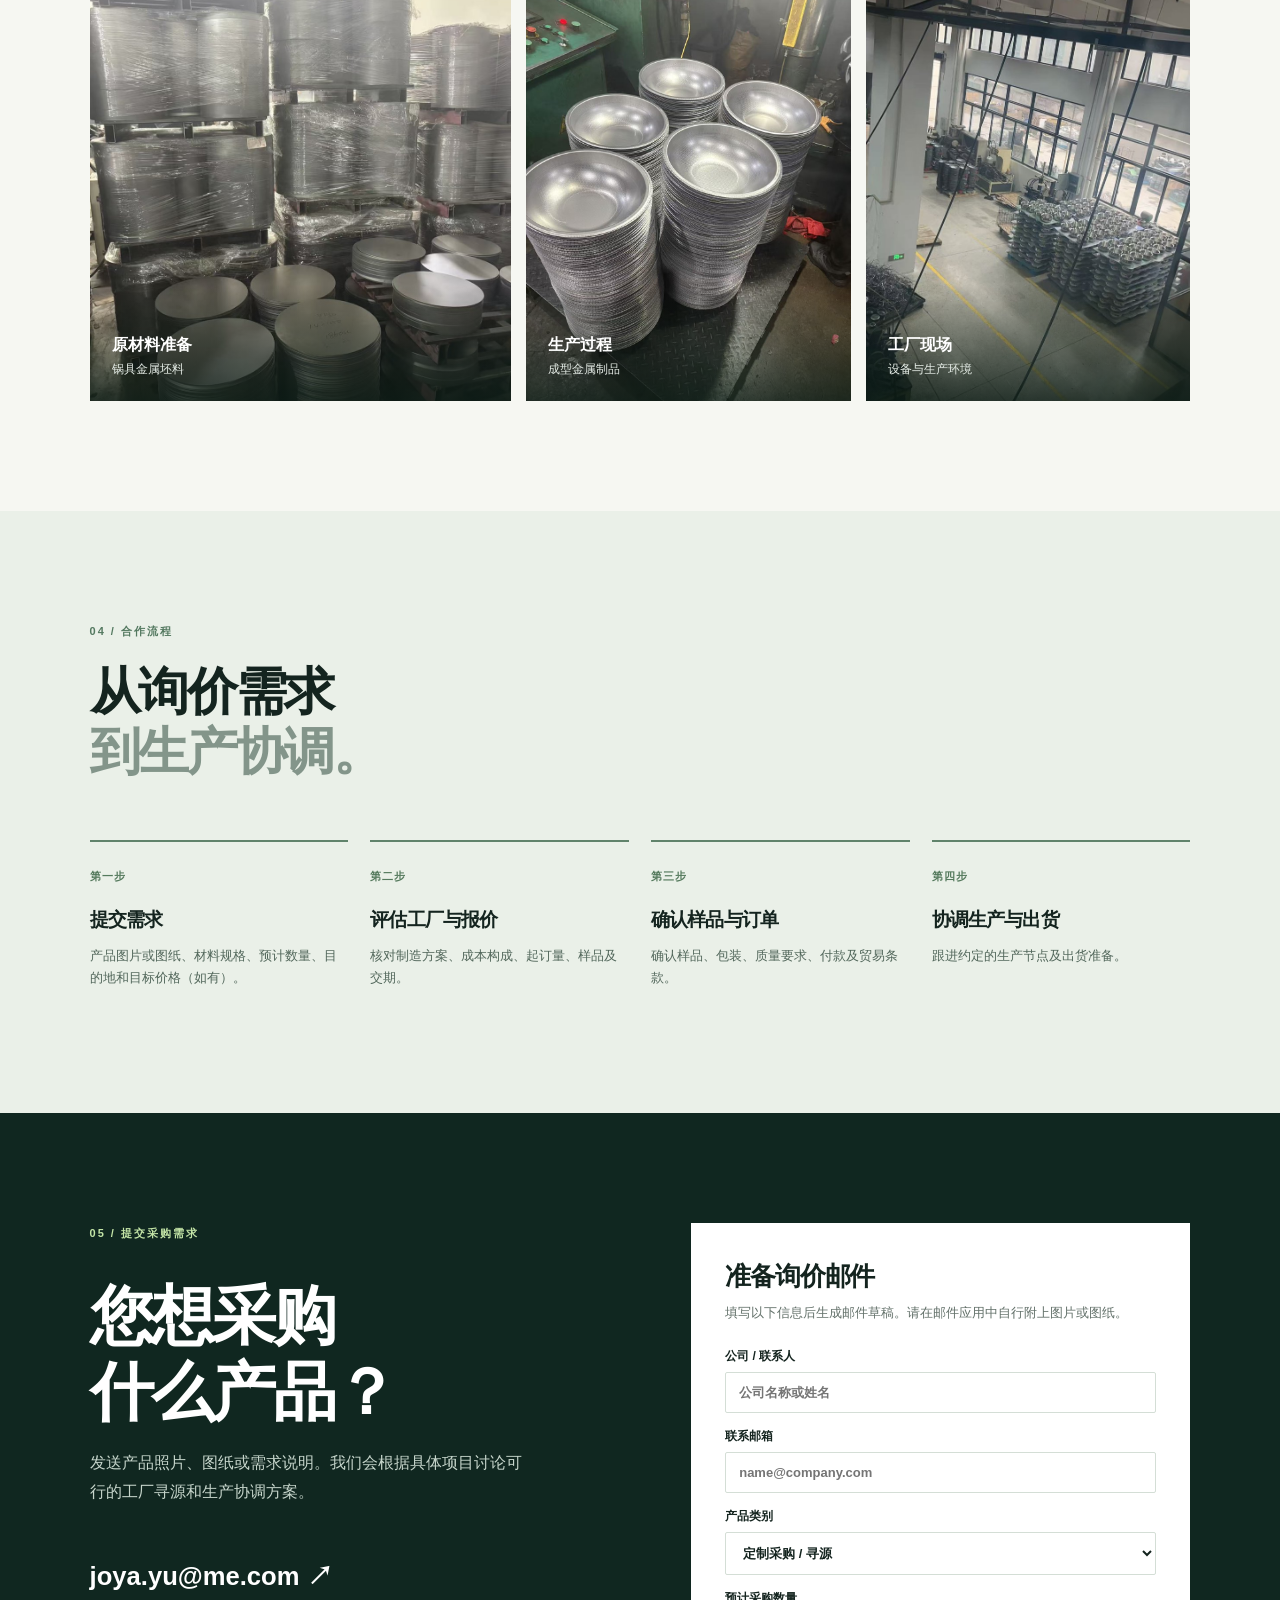
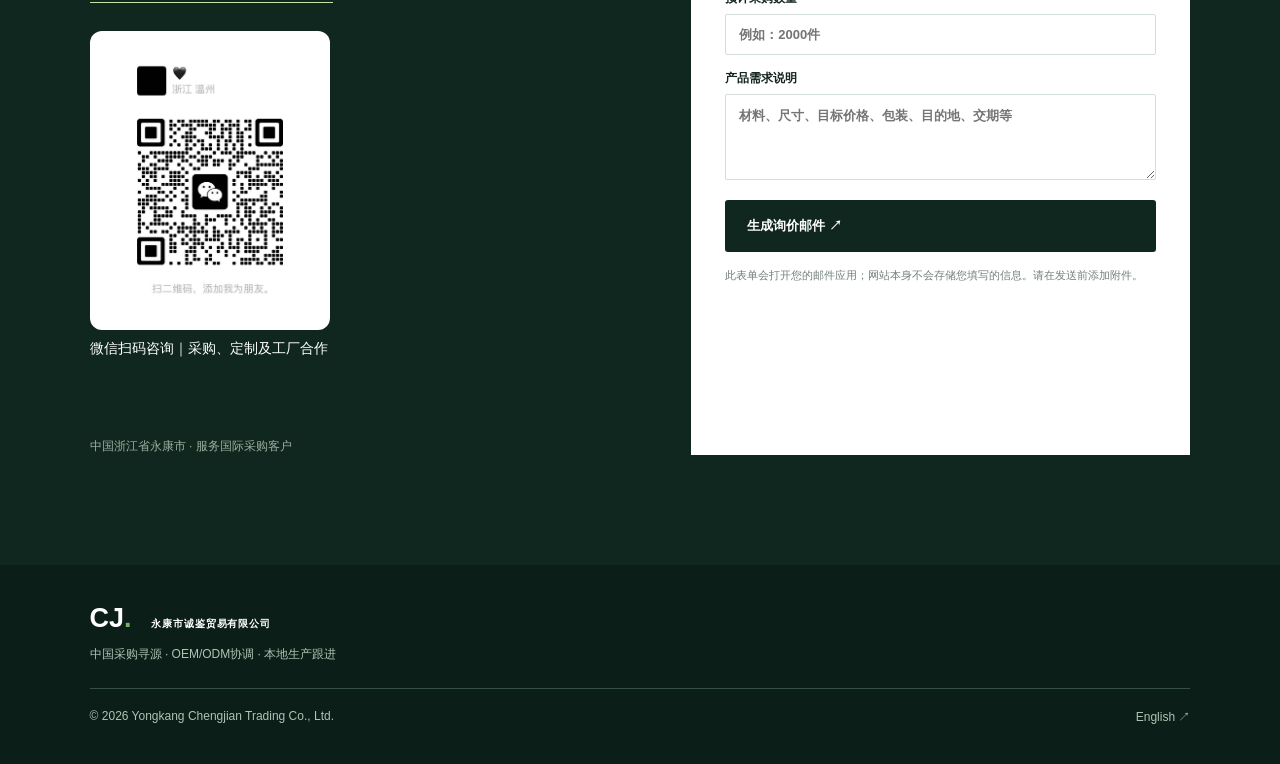
<file: zh.html>
<!doctype html>
<html lang="zh-CN"><head><meta charset="utf-8"><meta name="viewport" content="width=device-width,initial-scale=1"><meta name="description" content="永康市诚鉴贸易有限公司——中国制造商寻源、OEM/ODM定制生产协调、工厂对接和订单跟进。"><title>永康市诚鉴贸易有限公司 | 采购寻源与生产协调</title><link rel="stylesheet" href="styles.css"><style>body{font-family:Inter,"Noto Sans SC","PingFang SC","Microsoft YaHei",sans-serif}.zh-note{font-size:.88rem;opacity:.8}.zh-grid{display:grid;grid-template-columns:repeat(3,minmax(0,1fr));gap:20px}.zh-grid article{border:1px solid #ddd;padding:24px}.zh-grid h3{margin:0 0 12px}@media(max-width:800px){.zh-grid{grid-template-columns:1fr}}</style></head><body>
<header class="header"><a class="brand" href="#home"><span class="brand-mark">CJ<span class="dot">.</span></span><span class="brand-caption">永康市诚鉴贸易有限公司<br><small>YONGKANG CHENGJIAN TRADING</small></span></a><nav aria-label="主导航"><a href="#about">关于我们</a><a href="#services">服务内容</a><a href="#categories">产品领域</a><a href="#process">合作流程</a><a href="index.html" lang="en">English</a><a href="#contact" class="nav-cta">提交询价 ↗</a></nav><button class="menu" aria-label="展开菜单" aria-expanded="false">☰</button></header>
<main id="home"><section class="hero"><div class="hero-content"><div class="eyebrow"><span class="line"></span> 中国工厂寻源 · 生产协调</div><h1>只要你能想，<br><em>我们就能做。</em></h1><p>从一个创意、一张图片到一份产品图纸，我们帮您寻找合适的中国制造商，协调打样与生产。具体工艺、成本和交付可行性以项目评估为准。</p><div class="actions"><a class="btn btn-light" href="#contact">咨询采购或定制项目 ↗</a><a class="text-link" href="#services">了解服务 ↓</a></div><div class="hero-meta"><span>工厂寻源与比价</span><span>OEM/ODM定制协调</span><span>本地生产跟进</span></div></div><div class="hero-photo" role="img" aria-label="合作制造商的金属制品生产现场"><div class="photo-caption"><span class="live-dot"></span> 中国 · 浙江永康</div></div></section>
<section class="section" id="about"><div class="section-head"><span class="kicker">关于我们</span><h2>立足浙江永康，<br><span>连接合适的中国制造商。</span></h2><p>永康市诚鉴贸易有限公司是一家提供采购寻源与生产协调服务的中国贸易企业。我们并非自有工厂，而是根据客户的产品要求，在永康及周边地区寻找合适的合作制造商。</p><p>目前可展示的产品参考包括锅具、特色早餐煎盘、烧烤及户外用品；我们也接受家居用品、五金制品和其他产品的定制寻源需求。具体生产能力、起订量、报价及交期均需逐项确认。</p><p><strong>我们的价值：灵活寻源、比较报价、对接工厂，并在中国当地协调样品与生产。</strong></p></div></section>
<section class="intro section" id="services"><div class="section-head"><span class="kicker">01 / 服务内容</span><h2>不只是介绍工厂，<br><span>更协助推进采购项目。</span></h2><p>从明确规格到供应商选择、打样与订单跟进，按项目需求提供协调服务。</p></div><div class="service-grid"><article class="service"><span class="service-num">01</span><div class="service-icon">⌕</div><h3>供应商寻源与比价</h3><p>根据材料、规格、采购量、目标成本和交期，筛选并比较制造商及报价。</p></article><article class="service"><span class="service-num">02</span><div class="service-icon">▤</div><h3>工厂考察与对接</h3><p>根据项目需要实地走访潜在合作工厂，了解设备、工艺和项目适配性。</p></article><article class="service"><span class="service-num">03</span><div class="service-icon">◇</div><h3>打样与OEM/ODM协调</h3><p>协助沟通图纸、样品、材料、外观、包装及修改要求；实际可行性由工厂确认。</p></article><article class="service"><span class="service-num">04</span><div class="service-icon">↗</div><h3>生产进度跟进</h3><p>协调生产节点、买方要求及出货前准备，不对未经确认的质量或交期作保证。</p></article></div></section>
<section class="categories section" id="categories"><div><span class="kicker">02 / 产品领域</span><h2>以现有经验为基础，<br>灵活拓展产品采购。</h2><p>以下为主要寻源方向，不代表所有产品均有现货或已确认生产方案。</p></div><div class="category-list"><div><span class="category-index">01</span><h3>锅具与厨房用品</h3><p>炒锅、煎锅、特色早餐煎盘及相关厨具</p><span class="arrow">↗</span></div><div><span class="category-index">02</span><h3>烧烤与户外用品</h3><p>烧烤炉、户外金属用品及配件</p><span class="arrow">↗</span></div><div><span class="category-index">03</span><h3>家居收纳与五金</h3><p>按产品要求寻找合适工厂</p><span class="arrow">↗</span></div><div><span class="category-index">04</span><h3>定制开发与其他产品</h3><p>欢迎提供图纸、参考图片或样品进行可行性评估</p><span class="arrow">↗</span></div></div><p><a class="btn btn-dark" href="index.html#products">查看英文网站的产品参考目录 ↗</a> <a class="text-link" href="index.html#specialty">特色锅具参考 ↗</a></p></section>
<section class="showcase section" id="experience"><div class="showcase-heading"><div><span class="kicker">03 / 生产现场参考</span><h2>了解实际制造环境。</h2></div><p>以下照片来自合作制造商现场及相关生产协调活动；所示工厂并非诚鉴自有。</p></div><div class="photo-grid"><figure class="photo photo-a"><img src="assets/factory-3.jpg" alt="金属圆片原材料" loading="lazy"><figcaption><strong>原材料准备</strong><span>锅具金属坯料</span></figcaption></figure><figure class="photo photo-b"><img src="assets/factory-4.jpg" alt="成型锅具部件" loading="lazy"><figcaption><strong>生产过程</strong><span>成型金属制品</span></figcaption></figure><figure class="photo photo-c"><img src="assets/factory-1.jpg" alt="合作制造商生产环境" loading="lazy"><figcaption><strong>工厂现场</strong><span>设备与生产环境</span></figcaption></figure></div></section>
<section class="process section" id="process"><div class="section-head"><span class="kicker">04 / 合作流程</span><h2>从询价需求<br><span>到生产协调。</span></h2></div><div class="steps"><div><span>第一步</span><h3>提交需求</h3><p>产品图片或图纸、材料规格、预计数量、目的地和目标价格（如有）。</p></div><div><span>第二步</span><h3>评估工厂与报价</h3><p>核对制造方案、成本构成、起订量、样品及交期。</p></div><div><span>第三步</span><h3>确认样品与订单</h3><p>确认样品、包装、质量要求、付款及贸易条款。</p></div><div><span>第四步</span><h3>协调生产与出货</h3><p>跟进约定的生产节点及出货准备。</p></div></div></section>
<section class="contact section" id="contact"><div class="contact-left"><span class="kicker">05 / 提交采购需求</span><h2>您想采购<br>什么产品？</h2><p>发送产品照片、图纸或需求说明。我们会根据具体项目讨论可行的工厂寻源和生产协调方案。</p><a href="mailto:joya.yu@me.com" class="email-link">joya.yu@me.com ↗</a><div class="wechat-contact" style="margin-top:28px;max-width:240px"><div style="background:#fff;padding:12px;border-radius:12px"><img src="assets/Weixin%20Image_20261023163003_383_290.jpg" alt="微信联系二维码" style="display:block;width:100%;height:auto" loading="lazy"></div><p style="margin-top:10px;font-size:14px">微信扫码咨询｜采购、定制及工厂合作</p></div><div class="location">中国浙江省永康市 · 服务国际采购客户</div></div><div class="contact-panel"><h3>准备询价邮件</h3><p>填写以下信息后生成邮件草稿。请在邮件应用中自行附上图片或图纸。</p><form id="rfq"><label>公司 / 联系人<input name="name" required placeholder="公司名称或姓名"></label><label>联系邮箱<input name="email" type="email" required placeholder="name@company.com"></label><label>产品类别<select name="category"><option>定制采购 / 寻源</option><option>锅具及厨房用品</option><option>特色早餐煎盘</option><option>烧烤及户外用品</option><option>家居用品</option><option>五金及金属制品</option><option>OEM/ODM产品开发</option><option>寻找替代供应商 / 比价</option><option>其他</option></select></label><label>预计采购数量<input name="quantity" placeholder="例如：2000件"></label><label>产品需求说明<textarea name="details" rows="4" required placeholder="材料、尺寸、目标价格、包装、目的地、交期等"></textarea></label><button class="btn btn-dark" type="submit">生成询价邮件 ↗</button><small>此表单会打开您的邮件应用；网站本身不会存储您填写的信息。请在发送前添加附件。</small></form></div></section></main>
<footer><div class="footer-brand">CJ<span>.</span> <small>永康市诚鉴贸易有限公司</small></div><p>中国采购寻源 · OEM/ODM协调 · 本地生产跟进</p><div><span>© <span id="year"></span> Yongkang Chengjian Trading Co., Ltd.</span><a href="index.html">English ↗</a></div></footer><script src="script.js"></script></body></html>
</file>
<file: styles.css>
@import url('https://fonts.googleapis.com/css2?family=DM+Sans:wght@400;500;600;700&family=Manrope:wght@400;500;600;700;800&display=swap');:root{--ink:#14241f;--deep:#102720;--accent:#c4e5a7;--muted:#63716a;--line:#d9e0da;--cream:#f6f7f2}*{box-sizing:border-box}html{scroll-behavior:smooth}body{margin:0;font-family:'DM Sans',Arial,sans-serif;color:var(--ink);background:#fff}h1,h2,h3,p{margin-top:0}h1,h2,h3{font-family:Manrope,Arial,sans-serif;letter-spacing:-.045em}a{color:inherit;text-decoration:none}button,input,textarea,select{font:inherit}.header{height:88px;padding:0 clamp(24px,5vw,86px);display:flex;align-items:center;justify-content:space-between;background:#fff}.brand{display:flex;align-items:center;gap:14px}.brand-mark{font-family:Manrope;font-size:36px;font-weight:800;letter-spacing:-.1em}.dot,.footer-brand span{color:#7aaf64}.brand-caption{font-size:11px;line-height:1.35;font-weight:800;letter-spacing:.11em}.brand-caption small{font-size:10px;color:var(--muted)}nav{display:flex;align-items:center;gap:32px;font-size:13px;font-weight:700}nav a:hover{color:#438357}.nav-cta{padding:13px 18px;background:var(--deep);color:#fff;border-radius:4px}.nav-cta:hover{color:#fff;background:#315544}.menu{display:none}.hero{min-height:690px;background:var(--deep);color:#fff;display:grid;grid-template-columns:55% 45%;overflow:hidden}.hero-content{padding:clamp(65px,8vw,126px) 5vw 58px clamp(24px,7vw,112px);position:relative;z-index:1}.eyebrow,.kicker{font-size:11px;letter-spacing:.18em;font-weight:800}.eyebrow{color:var(--accent);display:flex;align-items:center;gap:13px}.line{width:30px;height:1px;background:var(--accent)}h1{font-size:clamp(46px,5.5vw,82px);line-height:1.12;margin:36px 0 27px;font-weight:700}h1 em{font-style:normal;color:var(--accent)}.hero p{max-width:560px;color:#d4ded6;font-size:17px;line-height:1.8}.actions{display:flex;align-items:center;gap:28px;margin-top:38px}.btn{border:0;cursor:pointer;padding:17px 22px;border-radius:3px;font-weight:800;font-size:13px;display:inline-flex;justify-content:space-between;gap:28px;align-items:center}.btn-light{background:var(--accent);color:var(--deep)}.btn-light:hover{background:#e2f5d2}.text-link{font-size:13px;color:#e2e9e2;font-weight:700}.hero-meta{display:flex;flex-wrap:wrap;gap:12px;margin-top:90px}.hero-meta span{border:1px solid #476056;border-radius:50px;padding:8px 12px;font-size:11px;color:#d9e8da}.hero-photo{background:linear-gradient(90deg,#10272022,#10272000),url('assets/factory-4.jpg') center/cover;position:relative;min-height:450px}.photo-caption{position:absolute;bottom:27px;left:27px;background:#fff;color:var(--deep);padding:13px 17px;font-size:10px;letter-spacing:.12em;font-weight:800}.live-dot{display:inline-block;background:#6eab65;width:7px;height:7px;border-radius:50%;margin-right:8px}.section{padding:110px clamp(24px,7vw,112px)}.kicker{color:#547960}.section-head{max-width:850px}.section-head h2,.showcase h2,.categories h2,.process h2,.contact h2{font-size:clamp(36px,4vw,60px);line-height:1.18;margin:20px 0 22px}.section-head h2 span{color:#83958a}.section-head>p{color:var(--muted);max-width:620px;line-height:1.8;font-size:16px}.service-grid{display:grid;grid-template-columns:repeat(4,1fr);gap:16px;margin-top:55px}.service{border:1px solid var(--line);padding:26px;min-height:285px}.service-num{font-size:11px;color:#84938a;font-weight:800}.service-icon{font-size:40px;margin:25px 0;color:#638b71}.service h3{font-size:19px;letter-spacing:-.04em;margin-bottom:12px}.service p{font-size:13px;color:var(--muted);line-height:1.75}.showcase{background:var(--cream)}.showcase-heading{display:flex;justify-content:space-between;gap:40px;align-items:end}.showcase-heading>p{max-width:330px;color:var(--muted);font-size:14px;line-height:1.75}.photo-grid{display:grid;grid-template-columns:1.3fr 1fr 1fr;gap:15px;margin-top:36px}.photo{position:relative;margin:0;height:430px;overflow:hidden;background:#c5ccc4}.photo img{width:100%;height:100%;object-fit:cover;transition:transform .3s}.photo:hover img{transform:scale(1.035)}.photo figcaption{position:absolute;bottom:0;left:0;right:0;padding:50px 22px 23px;background:linear-gradient(transparent,#0b1c16cb);color:#fff;display:grid;gap:5px}.photo figcaption strong{font-size:16px}.photo figcaption span{font-size:12px;color:#e5ece6}.showcase-note{font-size:12px;color:#728078;margin:20px 0 0}.categories{display:grid;grid-template-columns:42% 58%;gap:35px}.category-list>div{display:grid;grid-template-columns:38px 1fr 28px;align-items:center;gap:8px;border-bottom:1px solid var(--line);padding:20px 0}.category-index{font-size:12px;color:#7b8c80}.category-list h3{font-size:19px;margin:0;grid-column:2}.category-list p{grid-column:2;margin:0;color:var(--muted);font-size:13px}.arrow{grid-column:3;grid-row:1/3;font-size:24px;color:#638b71}.process{background:#eaf0e8}.steps{display:grid;grid-template-columns:repeat(4,1fr);gap:22px;margin-top:60px}.steps>div{border-top:2px solid #60836b;padding-top:24px}.steps span{font-size:11px;color:#557a5d;font-weight:800;letter-spacing:.1em}.steps h3{font-size:19px;margin:22px 0 12px}.steps p{font-size:13px;line-height:1.75;color:#52675b}.contact{background:var(--deep);color:#fff;display:grid;grid-template-columns:1fr 1fr;gap:clamp(30px,8vw,130px)}.contact .kicker{color:var(--accent)}.contact h2{font-size:clamp(46px,5vw,75px);margin-top:35px}.contact-left>p{max-width:440px;color:#c6d5cb;line-height:1.8}.email-link{display:inline-block;margin-top:36px;font-size:clamp(19px,2vw,27px);font-weight:700;border-bottom:1px solid var(--accent);padding-bottom:8px}.location{margin-top:80px;font-size:12px;color:#9caf9f}.contact-panel{background:#fff;color:var(--ink);padding:34px}.contact-panel h3{font-size:26px;margin-bottom:8px}.contact-panel>p{font-size:13px;line-height:1.7;color:var(--muted)}form{display:grid;gap:15px;margin-top:24px}label{font-size:12px;font-weight:800;display:grid;gap:7px}input,textarea,select{width:100%;padding:12px 13px;border:1px solid #d4ded6;border-radius:2px;background:#fff;font-size:13px;color:var(--ink)}input:focus,textarea:focus,select:focus{outline:2px solid #9ac48b}.btn-dark{background:var(--deep);color:#fff;width:100%;margin-top:5px}form small{font-size:11px;color:#728078;line-height:1.6}footer{padding:38px clamp(24px,7vw,112px);background:#0b1e17;color:#b2c3b5}.footer-brand{color:#fff;font-size:27px;font-weight:800}.footer-brand small{font-size:10px;letter-spacing:.09em;margin-left:12px}footer p{font-size:12px;margin:12px 0 25px}footer>div:last-child{border-top:1px solid #355043;padding-top:20px;display:flex;justify-content:space-between;font-size:12px}@media(max-width:950px){.service-grid,.steps{grid-template-columns:repeat(2,1fr)}.hero{grid-template-columns:1fr}.hero-photo{min-height:380px}.hero-meta{margin-top:50px}.categories{grid-template-columns:1fr}.contact{grid-template-columns:1fr}.showcase-heading{display:block}.photo-grid{grid-template-columns:repeat(3,1fr)}.photo{height:340px}}@media(max-width:650px){.header{height:72px}.brand-mark{font-size:29px}.brand-caption{font-size:9px}.brand-caption small{font-size:8px}nav{display:none;position:absolute;top:72px;left:0;right:0;background:white;padding:25px;z-index:5;flex-direction:column;align-items:stretch}nav.open{display:flex}.menu{display:block;background:transparent;border:0;font-size:25px}.hero-content{padding:72px 24px 40px}.hero h1{font-size:45px}.hero p{font-size:15px}.actions{flex-wrap:wrap}.section{padding:72px 24px}.service-grid,.steps{grid-template-columns:1fr}.service{min-height:220px}.photo-grid{grid-template-columns:1fr}.photo{height:350px}.contact-panel{padding:25px}.location{margin-top:40px}footer>div:last-child{gap:12px;flex-wrap:wrap}}

/* Supplier product references */
.product-section{background:#fff}.product-top{display:flex;justify-content:space-between;gap:40px;align-items:end;margin-bottom:35px}.product-top h2{font-size:clamp(36px,4vw,60px);line-height:1.18;margin:20px 0 0}.product-top>p{max-width:400px;color:var(--muted);font-size:14px;line-height:1.75}.product-grid{display:grid;grid-template-columns:repeat(4,minmax(0,1fr));gap:18px}.product-card{border:1px solid var(--line);background:#fff;min-width:0}.product-image{aspect-ratio:1.13;background:#f6f7f4;display:flex;align-items:center;justify-content:center;overflow:hidden}.product-image img{width:100%;height:100%;object-fit:contain}.product-info{padding:19px}.product-code{font-size:10px;letter-spacing:.1em;color:#678270;font-weight:800}.product-info h3{font-size:17px;line-height:1.4;letter-spacing:-.03em;margin:9px 0}.product-info p{font-size:12px;line-height:1.65;color:var(--muted);min-height:40px}.spec-sep{padding:0 4px}.product-info a{display:inline-block;font-size:12px;font-weight:800;border-bottom:1px solid #7da98b;padding-bottom:5px}.product-bottom{margin-top:36px;border-top:1px solid var(--line);padding-top:24px;display:flex;align-items:center;justify-content:space-between;gap:25px}.product-bottom p{margin:0;max-width:600px;color:var(--muted);line-height:1.6}.product-bottom .btn{width:auto;white-space:nowrap}@media(max-width:1100px){.product-grid{grid-template-columns:repeat(3,minmax(0,1fr))}}@media(max-width:800px){.product-grid{grid-template-columns:repeat(2,minmax(0,1fr))}.product-top{display:block}.product-top>p{margin-top:20px}}@media(max-width:520px){.product-grid{grid-template-columns:1fr}.product-bottom{display:block}.product-bottom .btn{margin-top:20px}.product-info p{min-height:0}}

/* Buyer-facing quality documentation */
.quality-section{background:#f0f5f1;color:#183b32}.quality-layout{display:grid;grid-template-columns:minmax(0,1.15fr) minmax(300px,.85fr);gap:clamp(2rem,6vw,6rem);align-items:start}.quality-section h2{margin:1rem 0 1.5rem;line-height:1.13}.quality-section h2 span{color:#4e7566}.quality-section p{line-height:1.75;max-width:670px}.quality-section .btn{display:inline-flex;margin-top:1.4rem}.quality-aside{background:#fff;padding:clamp(1.4rem,3vw,2.6rem);border-radius:12px;box-shadow:0 12px 40px rgba(24,59,50,.06)}.quality-item{padding-bottom:1.4rem;margin-bottom:1.4rem;border-bottom:1px solid #dbe5df}.quality-item>span{font-size:.72rem;letter-spacing:.12em;font-weight:700;color:#5a806f}.quality-item h3{font-size:1.22rem;margin:.6rem 0}.quality-item p{margin:0}.quality-disclaimer{font-size:.8rem;line-height:1.65;color:#60746a}@media(max-width:800px){.quality-layout{grid-template-columns:1fr}}

/* Cookware product references: no unlicensed or customer-exclusive product imagery */
.cookware-section{background:#f6f6f1}.cookware-placeholder{aspect-ratio:4/3;background:linear-gradient(140deg,#dbe1d7,#eef0e9);display:flex;flex-direction:column;align-items:center;justify-content:center;gap:12px;text-align:center;color:#25463a;padding:20px}.cookware-placeholder span{font-size:11px;letter-spacing:.18em;font-weight:700}.cookware-placeholder strong{font-size:clamp(38px,5vw,64px);font-weight:600;letter-spacing:-.05em}.cookware-placeholder small{font-size:12px;opacity:.7}.cookware-card .product-info p{line-height:1.6}
</file>
